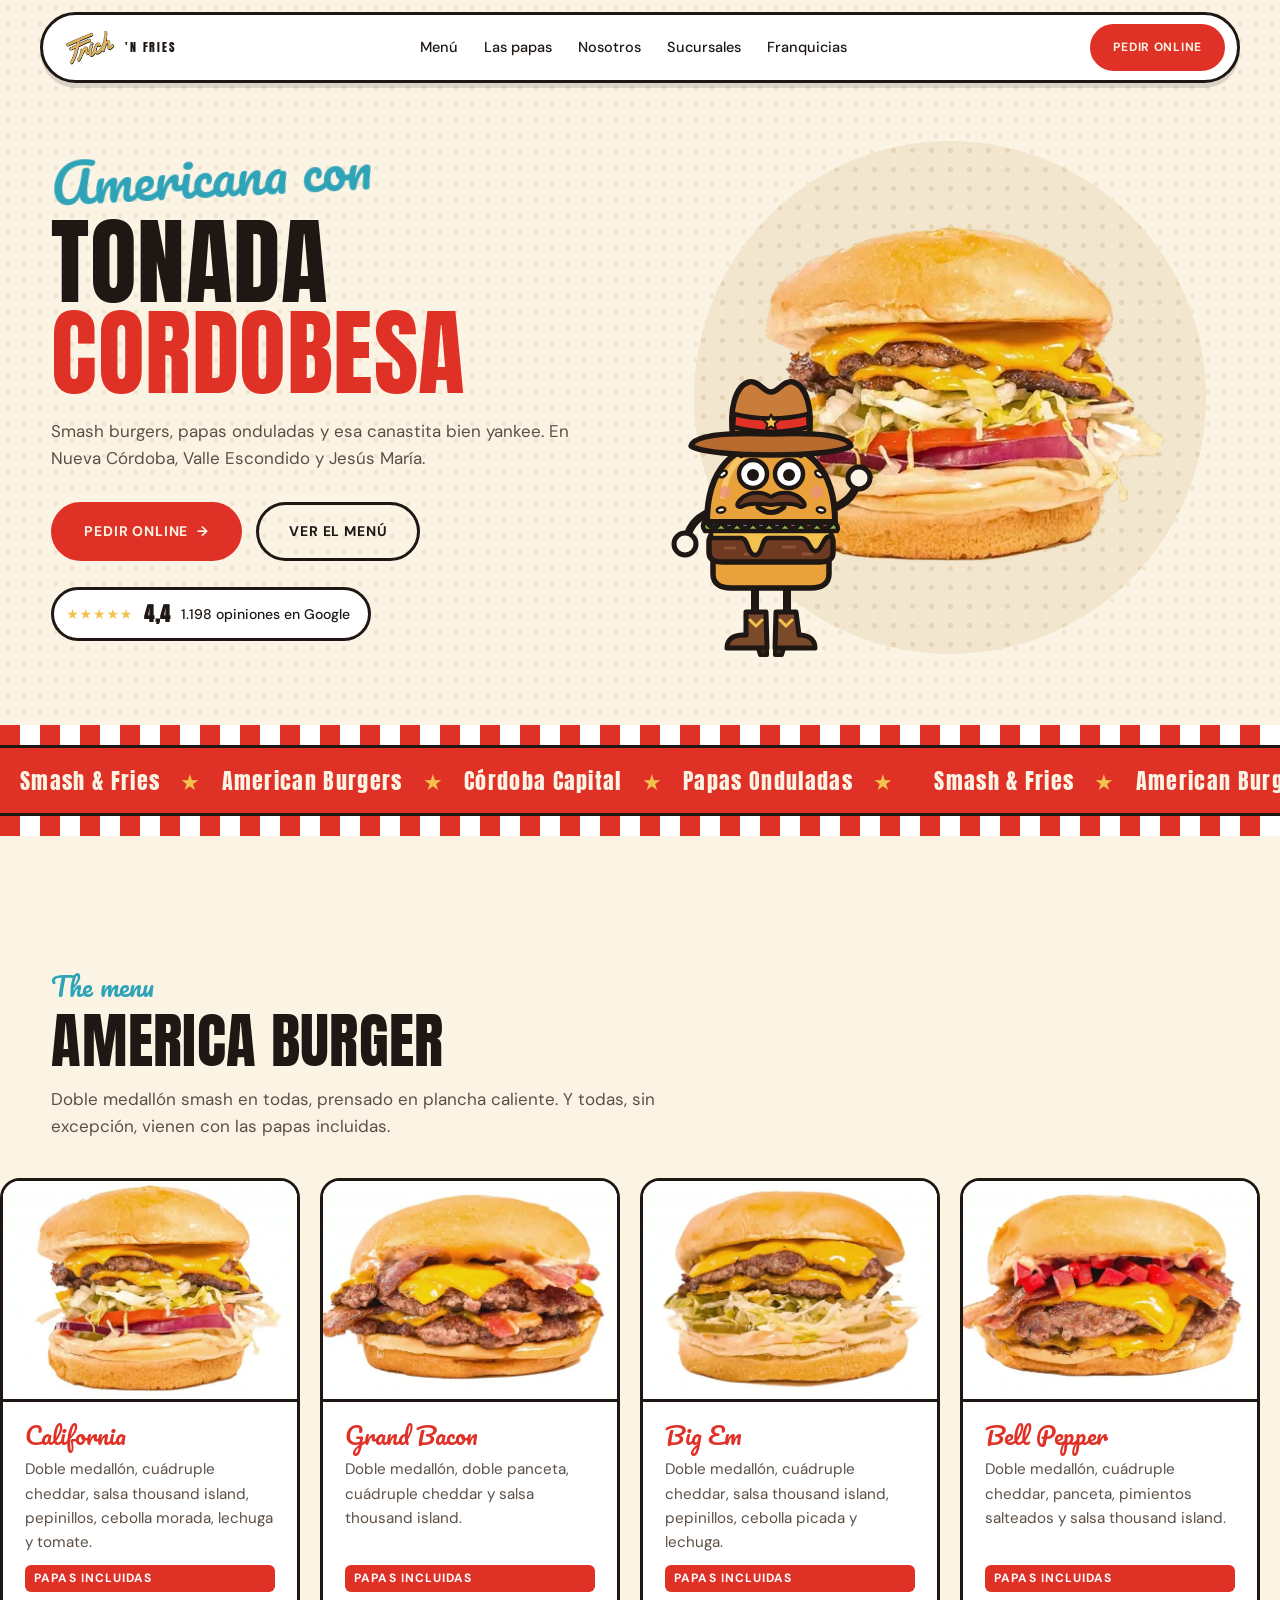
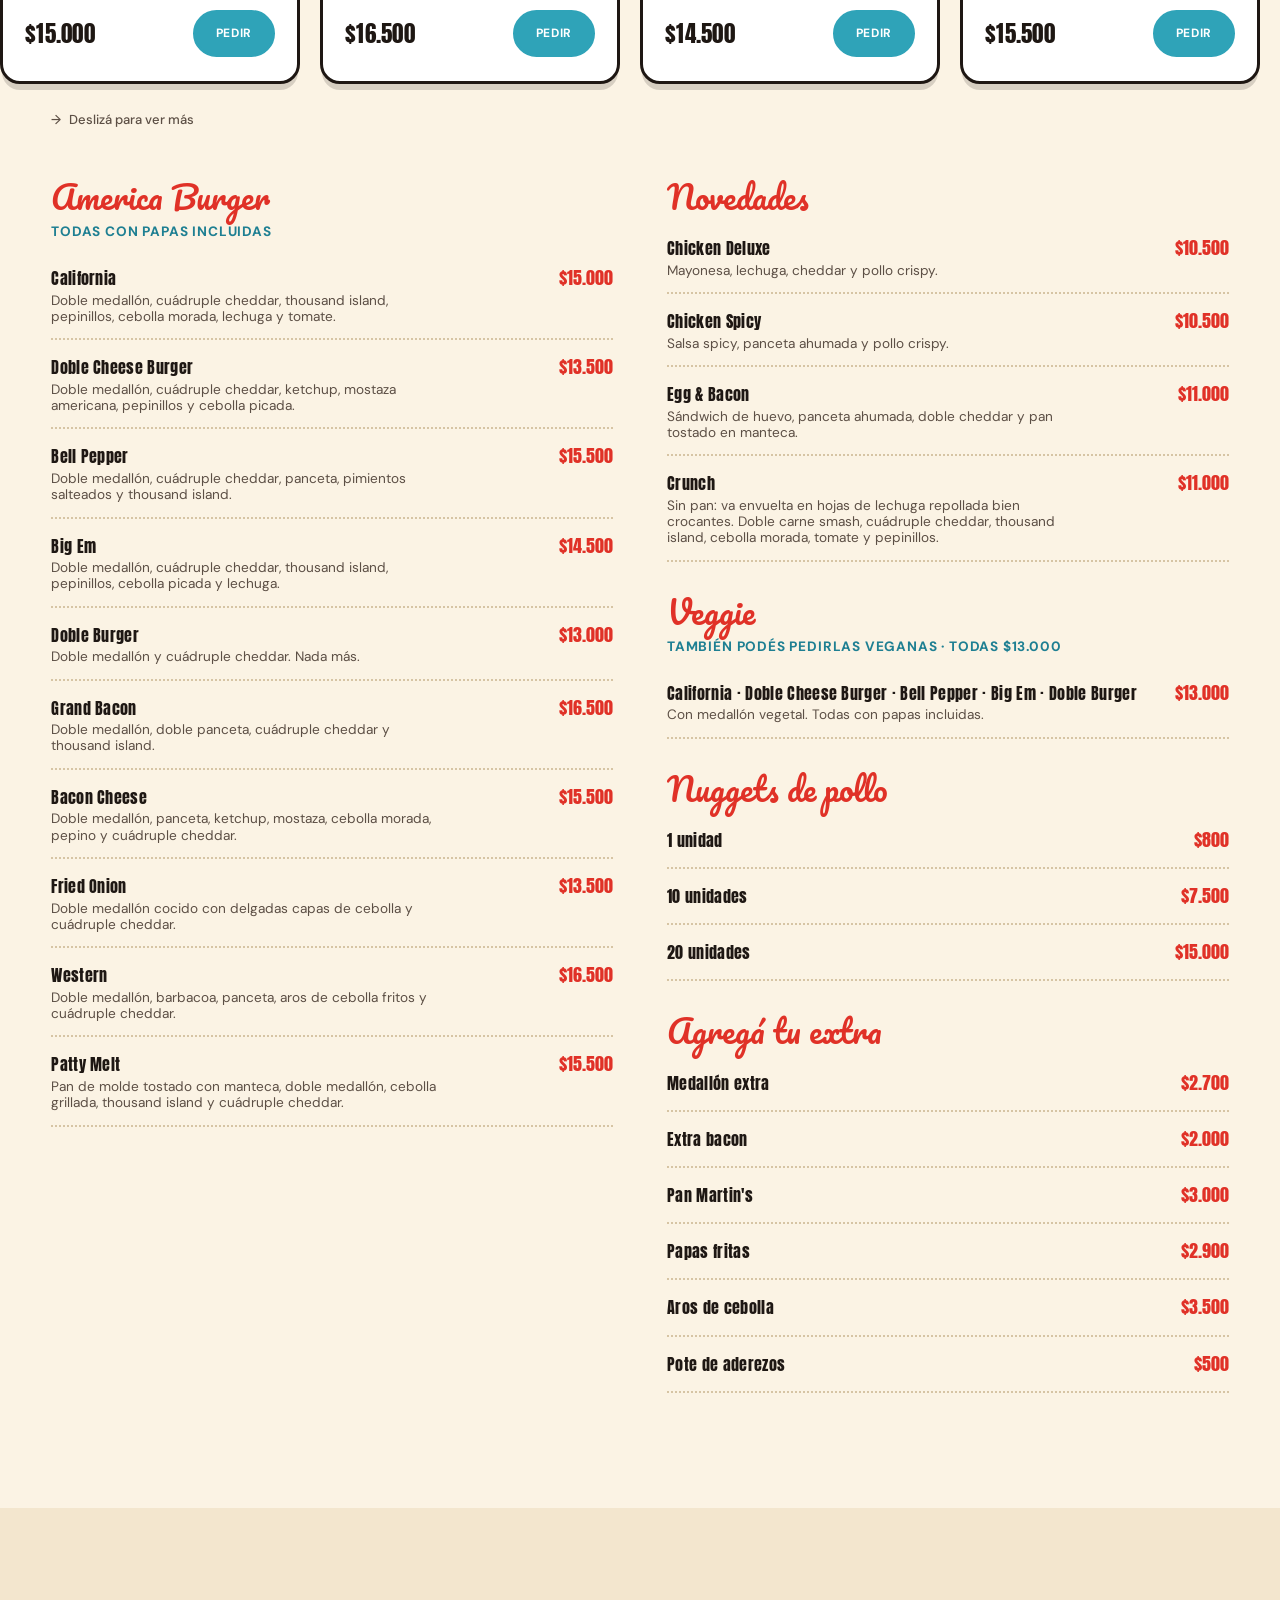
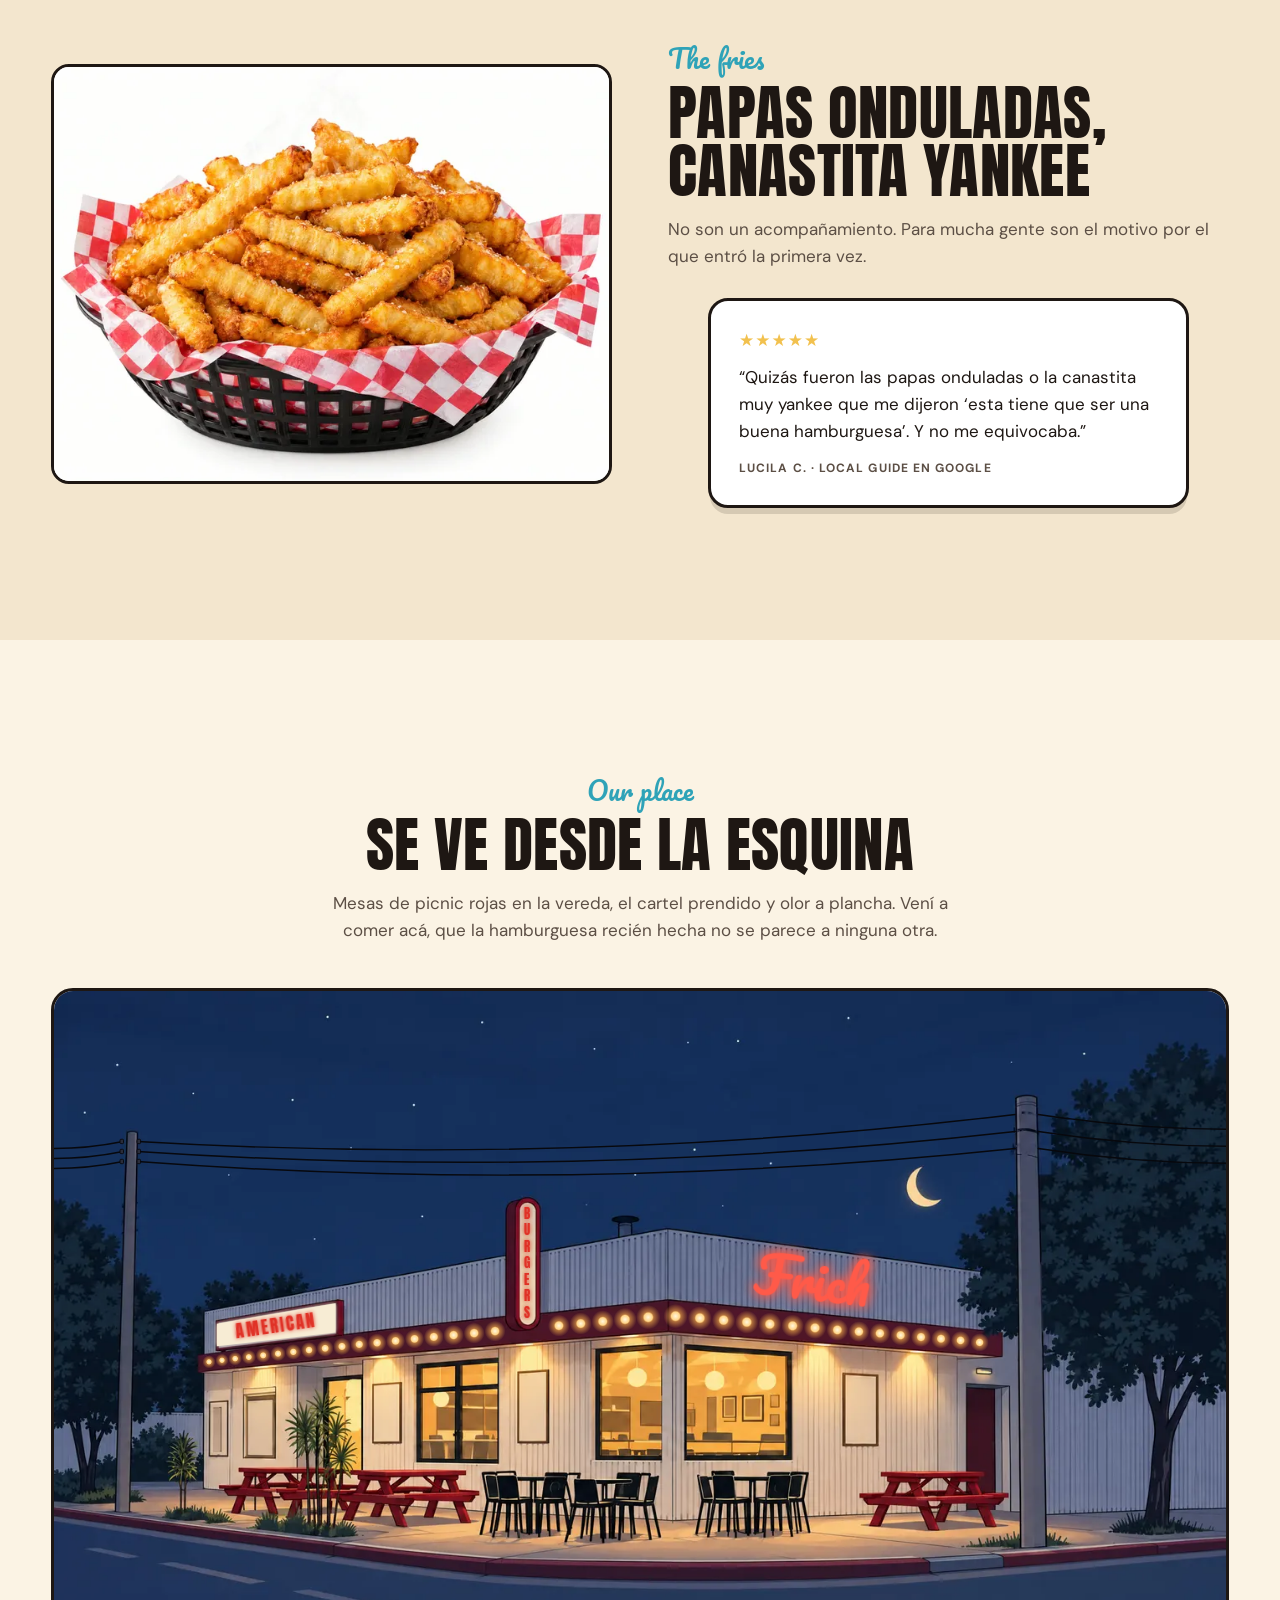
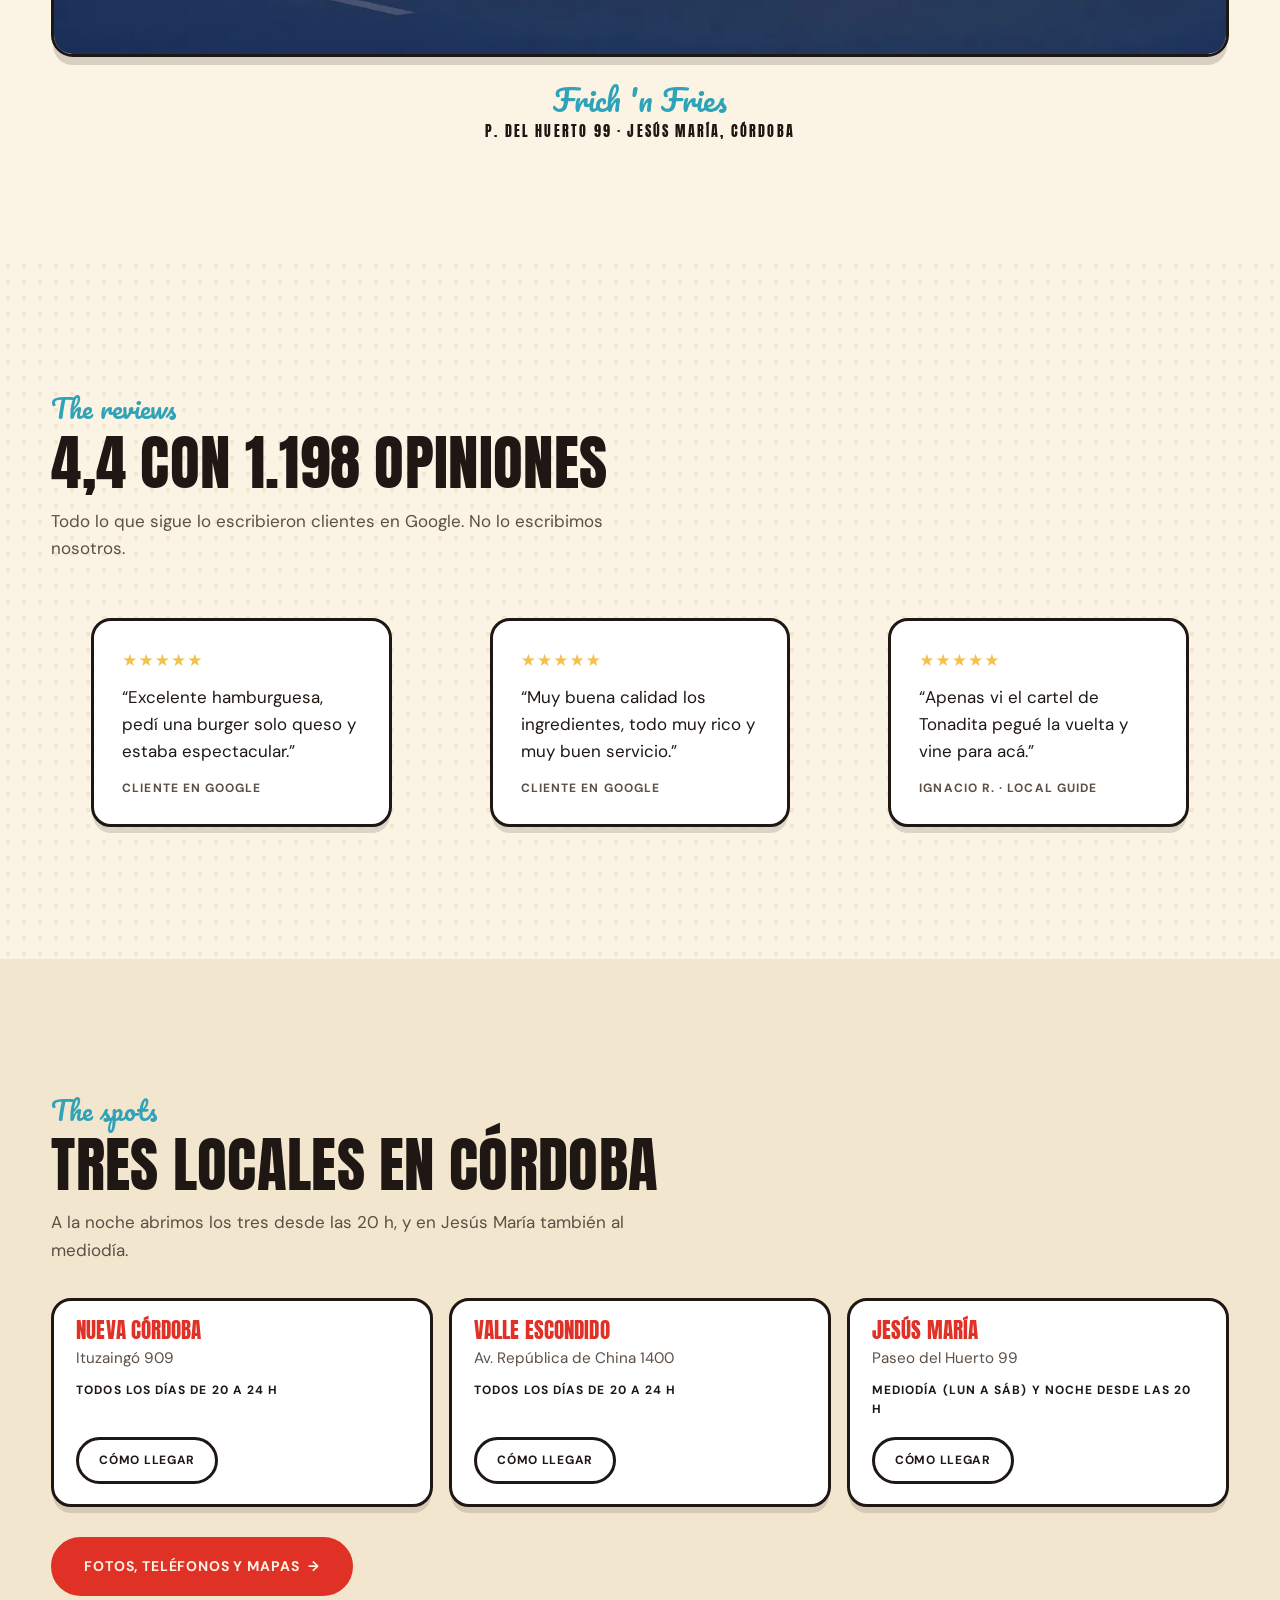
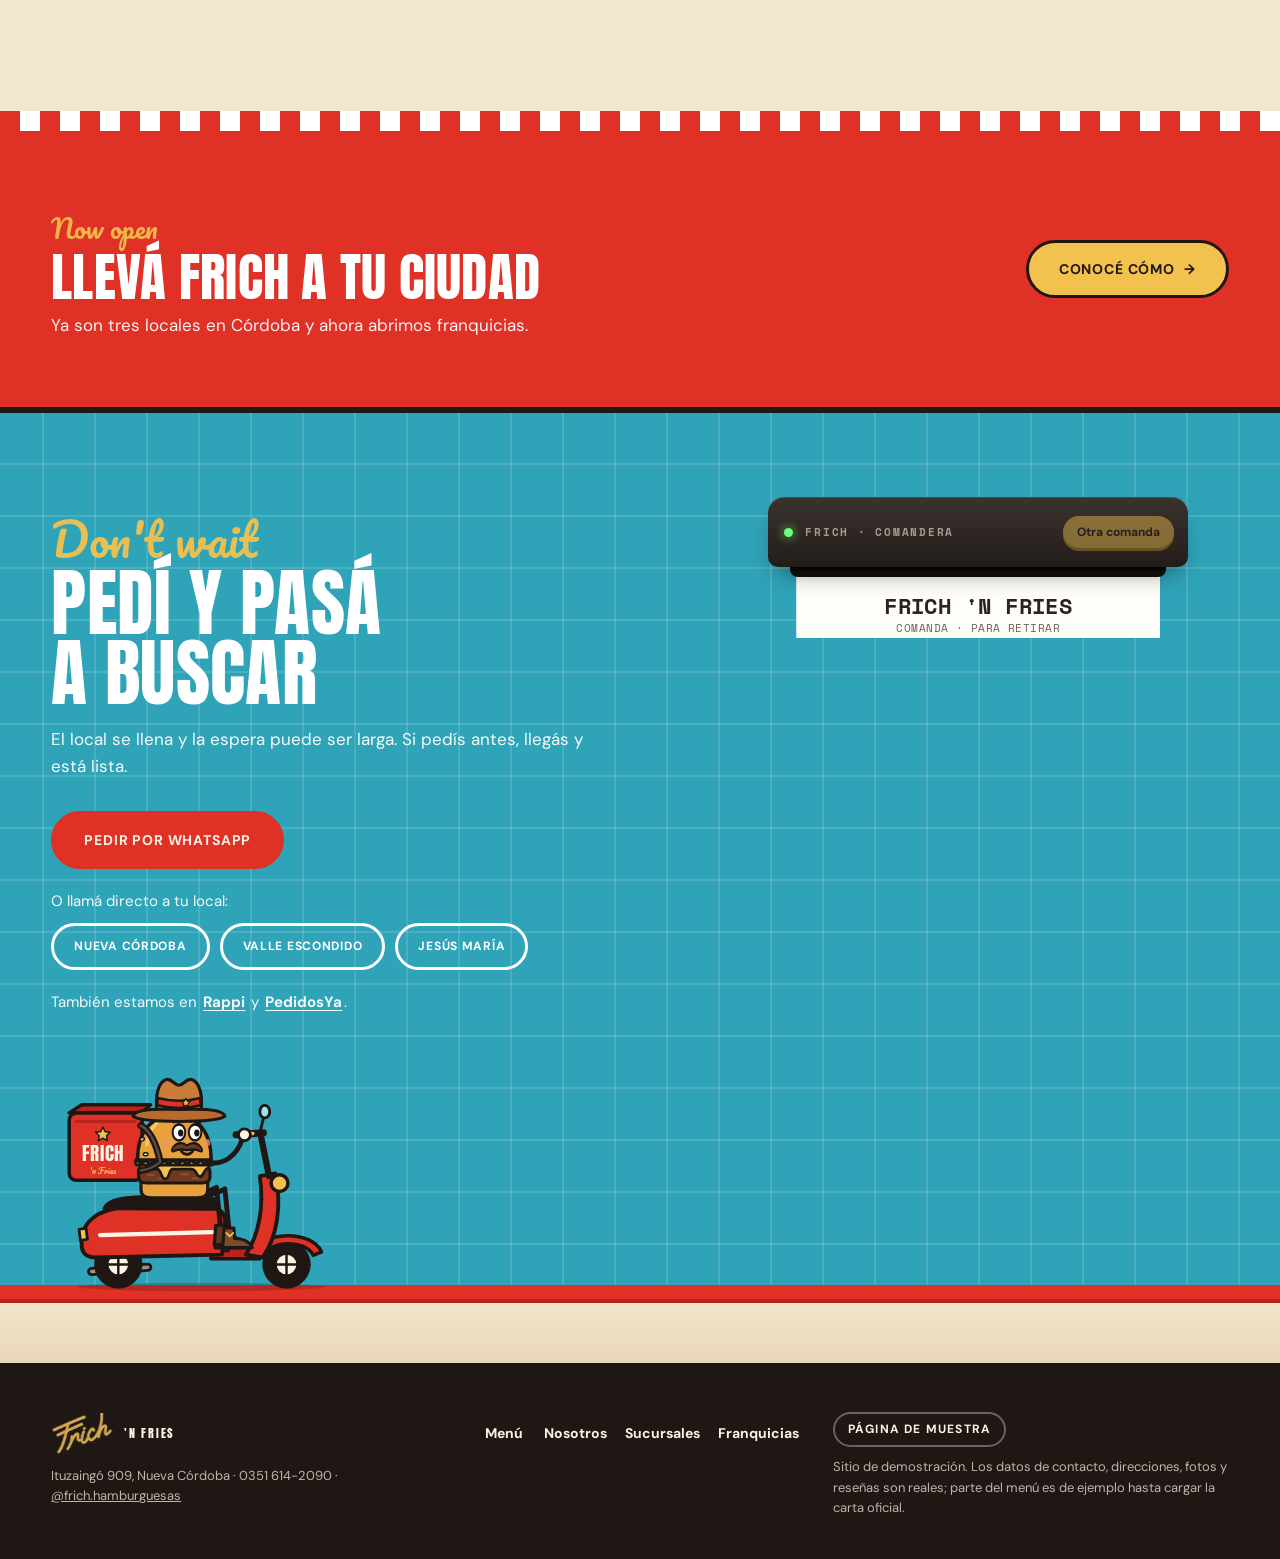
<file: index.html>
<!doctype html>
<html lang="es">
<head>
<meta charset="utf-8">
<meta name="viewport" content="width=device-width, initial-scale=1">
<title>Frich 'n Fries · Hamburguesas americanas en Córdoba</title>
<meta name="description" content="Smash burgers, papas onduladas y canastita bien yankee. Nueva Córdoba, Valle Escondido y Jesús María. 4,4 estrellas con 1.198 opiniones en Google.">
<meta name="theme-color" content="#E03127">
<!-- version de muestra: que Google no la indexe hasta que Frich la apruebe (borrar esta linea al publicarla oficialmente) -->
<meta name="robots" content="noindex, nofollow">
<link rel="icon" href="data:image/svg+xml,%3Csvg xmlns='http://www.w3.org/2000/svg' viewBox='0 0 32 32'%3E%3Ccircle cx='16' cy='16' r='15' fill='%23E03127'/%3E%3Cpath d='M7 18h18M7 18a9 6 0 0 1 18 0M9 22h14' stroke='%23FBF3E4' stroke-width='2.4' fill='none' stroke-linecap='round'/%3E%3C/svg%3E">
<link rel="preload" as="image" href="assets/hero-600.webp" imagesrcset="assets/hero-600.webp 600w, assets/hero-960.webp 960w" imagesizes="(min-width:980px) 480px, 80vw" fetchpriority="high">
<link rel="preconnect" href="https://fonts.googleapis.com">
<link rel="preconnect" href="https://fonts.gstatic.com" crossorigin>
<link rel="stylesheet" href="https://fonts.googleapis.com/css2?family=Anton&family=Pacifico&family=DM+Sans:wght@400;500;700&family=Space+Mono:wght@400;700&display=swap">
<link rel="stylesheet" href="assets/sitio.css?v=20261013">
</head>
<body>
<a class="skip" href="#main">Saltar al contenido</a>

<header class="nav">
  <div class="navin">
    <a class="logo" href="#top">
      <b><img class="logoimg" src="assets/logo-200.webp" width="200" height="131" alt="Frich 'n Fries"><i>'N FRIES</i></b>
    </a>
    <nav class="navlinks" aria-label="Secciones">
      <a href="#menu">Menú</a>
      <a href="#papas">Las papas</a>
      <a href="nosotros.html">Nosotros</a>
      <a href="sucursales.html">Sucursales</a>
      <a href="franquicias.html">Franquicias</a>
    </nav>
    <button class="navtoggle" type="button" aria-expanded="false" aria-controls="navmob" aria-label="Abrir el menú de secciones">
      <span></span><span></span><span></span>
    </button>
    <a class="btn sm" href="#pedir">Pedir<span class="largo">online</span></a>
  </div>
  <nav class="navmob" id="navmob" aria-label="Secciones" hidden>
    <a href="#menu">Menú</a>
    <a href="#papas">Las papas</a>
    <a href="nosotros.html">Nosotros</a>
    <a href="sucursales.html">Sucursales</a>
    <a href="franquicias.html">Franquicias</a>
  </nav>
</header>

<main id="main">

<!-- ================= HERO ================= -->
<section class="hero dots" id="top">
  <div class="wrap heroin">
    <div>
      <p class="script hin">Americana con</p>
      <h1 class="hin d1">Tonada <em>cordobesa</em></h1>
      <p class="lede hin d2">Smash burgers, papas onduladas y esa canastita bien yankee.
        En Nueva Córdoba, Valle Escondido y Jesús María.</p>
      <div class="cta hin d3">
        <a class="btn" href="#pedir">Pedir online <span class="ar">&rarr;</span></a>
        <a class="btn ghost" href="#menu">Ver el menú</a>
      </div>
      <div class="stars hin d3">
        <span class="s" aria-hidden="true">&#9733;&#9733;&#9733;&#9733;&#9733;</span>
        <b>4,4</b>
        <span>1.198 opiniones en Google</span>
      </div>
    </div>
    <div class="heroart hin d2">
      <div class="disc" aria-hidden="true"></div>
      <div class="ph round has">
        <img src="assets/hero-600.webp" srcset="assets/hero-600.webp 600w, assets/hero-960.webp 960w" sizes="(min-width:980px) 480px, 80vw"
          width="1200" height="900" alt="Hamburguesa doble con cheddar, lechuga, tomate y cebolla morada" fetchpriority="high">
      </div>
      <div class="paponwrap" id="paponHero" data-bubble="left" role="button" tabindex="0" aria-label="Tony, la mascota. Tocalo y te cuenta algo de esta sección.">
        <div class="bubble" aria-hidden="true"></div>
      </div>
    </div>
  </div>
</section>

<div class="checker" aria-hidden="true"></div>
<div class="band" aria-hidden="true">
  <div class="mq">
    <span>Smash &amp; Fries <i>&#9733;</i> American Burgers <i>&#9733;</i> Córdoba Capital <i>&#9733;</i> Papas Onduladas <i>&#9733;</i></span>
    <span>Smash &amp; Fries <i>&#9733;</i> American Burgers <i>&#9733;</i> Córdoba Capital <i>&#9733;</i> Papas Onduladas <i>&#9733;</i></span>
  </div>
</div>
<div class="checker" aria-hidden="true"></div>

<!-- ================= MENU ================= -->
<section class="blk" id="menu">
  <div class="wrap">
    <div class="head rv">
      <p class="kick">The menu</p>
      <h2>America Burger</h2>
      <p>Doble medallón smash en todas, prensado en plancha caliente. Y todas, sin excepción,
        vienen con las papas incluidas.</p>
    </div>
  </div>
  <div class="wrap">
    <div class="rail" id="rail">
      <article class="card rv" data-say="La California: la completa, con todo.">
        <div class="ph has"><img src="assets/california-600.webp" srcset="assets/california-600.webp 600w, assets/california-900.webp 900w" sizes="(max-width:385px) 78vw, 300px" width="900" height="704" alt="Hamburguesa California" loading="lazy" decoding="async"></div>
        <div class="cbody">
          <h3>California</h3>
          <p class="desc">Doble medallón, cuádruple cheddar, salsa thousand island, pepinillos,
            cebolla morada, lechuga y tomate.</p>
          <span class="incl">Papas incluidas</span>
          <div class="foot"><span class="price">$15.000</span><a class="btn sm teal" href="https://wa.me/5493516142090?text=Hola%20Frich%2C%20quiero%20pedir%20una%20California." target="_blank" rel="noopener" aria-label="Pedir la California por WhatsApp">Pedir</a></div>
        </div>
      </article>
      <article class="card rv d1" data-say="Doble panceta. Sin culpa, ¿viste?">
        <div class="ph has"><img src="assets/grand-bacon-600.webp" srcset="assets/grand-bacon-600.webp 600w, assets/grand-bacon-900.webp 900w" sizes="(max-width:385px) 78vw, 300px" width="900" height="704" alt="Hamburguesa Grand Bacon" loading="lazy" decoding="async"></div>
        <div class="cbody">
          <h3>Grand Bacon</h3>
          <p class="desc">Doble medallón, doble panceta, cuádruple cheddar y salsa thousand island.</p>
          <span class="incl">Papas incluidas</span>
          <div class="foot"><span class="price">$16.500</span><a class="btn sm teal" href="https://wa.me/5493516142090?text=Hola%20Frich%2C%20quiero%20pedir%20una%20Grand%20Bacon." target="_blank" rel="noopener" aria-label="Pedir la Grand Bacon por WhatsApp">Pedir</a></div>
        </div>
      </article>
      <article class="card rv d2" data-say="La Big Em es mi debilidad.">
        <div class="ph has"><img src="assets/big-em-600.webp" srcset="assets/big-em-600.webp 600w, assets/big-em-900.webp 900w" sizes="(max-width:385px) 78vw, 300px" width="900" height="704" alt="Hamburguesa Big Em" loading="lazy" decoding="async"></div>
        <div class="cbody">
          <h3>Big Em</h3>
          <p class="desc">Doble medallón, cuádruple cheddar, salsa thousand island, pepinillos,
            cebolla picada y lechuga.</p>
          <span class="incl">Papas incluidas</span>
          <div class="foot"><span class="price">$14.500</span><a class="btn sm teal" href="https://wa.me/5493516142090?text=Hola%20Frich%2C%20quiero%20pedir%20una%20Big%20Em." target="_blank" rel="noopener" aria-label="Pedir la Big Em por WhatsApp">Pedir</a></div>
        </div>
      </article>
      <article class="card rv d3" data-say="Pimientos salteados. Otra cosa.">
        <div class="ph has"><img src="assets/bell-pepper-600.webp" srcset="assets/bell-pepper-600.webp 600w, assets/bell-pepper-900.webp 900w" sizes="(max-width:385px) 78vw, 300px" width="900" height="704" alt="Hamburguesa Bell Pepper" loading="lazy" decoding="async"></div>
        <div class="cbody">
          <h3>Bell Pepper</h3>
          <p class="desc">Doble medallón, cuádruple cheddar, panceta, pimientos salteados
            y salsa thousand island.</p>
          <span class="incl">Papas incluidas</span>
          <div class="foot"><span class="price">$15.500</span><a class="btn sm teal" href="https://wa.me/5493516142090?text=Hola%20Frich%2C%20quiero%20pedir%20una%20Bell%20Pepper." target="_blank" rel="noopener" aria-label="Pedir la Bell Pepper por WhatsApp">Pedir</a></div>
        </div>
      </article>
    </div>
    <p class="railhint rv">
      <span aria-hidden="true">&#8594;</span> Deslizá para ver más
    </p>

    <div class="carta">
      <div class="cgroup rv">
        <h3>America Burger</h3>
        <p class="note">Todas con papas incluidas</p>
        <div class="citem"><span class="n">California<span class="ing">Doble medallón, cuádruple cheddar, thousand island, pepinillos, cebolla morada, lechuga y tomate.</span></span><span class="p">$15.000</span></div>
        <div class="citem"><span class="n">Doble Cheese Burger<span class="ing">Doble medallón, cuádruple cheddar, ketchup, mostaza americana, pepinillos y cebolla picada.</span></span><span class="p">$13.500</span></div>
        <div class="citem"><span class="n">Bell Pepper<span class="ing">Doble medallón, cuádruple cheddar, panceta, pimientos salteados y thousand island.</span></span><span class="p">$15.500</span></div>
        <div class="citem"><span class="n">Big Em<span class="ing">Doble medallón, cuádruple cheddar, thousand island, pepinillos, cebolla picada y lechuga.</span></span><span class="p">$14.500</span></div>
        <div class="citem" data-say="Carne y queso. Nada más, nada menos."><span class="n">Doble Burger<span class="ing">Doble medallón y cuádruple cheddar. Nada más.</span></span><span class="p">$13.000</span></div>
        <div class="citem"><span class="n">Grand Bacon<span class="ing">Doble medallón, doble panceta, cuádruple cheddar y thousand island.</span></span><span class="p">$16.500</span></div>
        <div class="citem"><span class="n">Bacon Cheese<span class="ing">Doble medallón, panceta, ketchup, mostaza, cebolla morada, pepino y cuádruple cheddar.</span></span><span class="p">$15.500</span></div>
        <div class="citem" data-say="Cebolla finita en la plancha. Olor a gloria."><span class="n">Fried Onion<span class="ing">Doble medallón cocido con delgadas capas de cebolla y cuádruple cheddar.</span></span><span class="p">$13.500</span></div>
        <div class="citem" data-say="Barbacoa y aros de cebolla. Cowboy total."><span class="n">Western<span class="ing">Doble medallón, barbacoa, panceta, aros de cebolla fritos y cuádruple cheddar.</span></span><span class="p">$16.500</span></div>
        <div class="citem" data-say="Pan de molde con manteca. Clásico yankee."><span class="n">Patty Melt<span class="ing">Pan de molde tostado con manteca, doble medallón, cebolla grillada, thousand island y cuádruple cheddar.</span></span><span class="p">$15.500</span></div>
      </div>

      <div>
        <div class="cgroup rv d1">
          <h3>Novedades</h3>
          <div class="citem"><span class="n">Chicken Deluxe<span class="ing">Mayonesa, lechuga, cheddar y pollo crispy.</span></span><span class="p">$10.500</span></div>
          <div class="citem"><span class="n">Chicken Spicy<span class="ing">Salsa spicy, panceta ahumada y pollo crispy.</span></span><span class="p">$10.500</span></div>
          <div class="citem" data-say="Desayuno americano, pero a la noche."><span class="n">Egg &amp; Bacon<span class="ing">Sándwich de huevo, panceta ahumada, doble cheddar y pan tostado en manteca.</span></span><span class="p">$11.000</span></div>
          <div class="citem" data-say="Sin pan, envuelta en lechuga. Re fit."><span class="n">Crunch<span class="ing">Sin pan: va envuelta en hojas de lechuga repollada bien crocantes. Doble carne smash, cuádruple cheddar, thousand island, cebolla morada, tomate y pepinillos.</span></span><span class="p">$11.000</span></div>
        </div>

        <div class="cgroup rv d2" style="margin-top:34px">
          <h3>Veggie</h3>
          <p class="note">También podés pedirlas veganas · Todas $13.000</p>
          <div class="citem" data-say="Todas se pueden pedir veganas, eh."><span class="n">California &middot; Doble Cheese Burger &middot; Bell Pepper &middot; Big Em &middot; Doble Burger<span class="ing">Con medallón vegetal. Todas con papas incluidas.</span></span><span class="p">$13.000</span></div>
        </div>

        <div class="cgroup rv d2" style="margin-top:34px">
          <h3>Nuggets de pollo</h3>
          <div class="citem"><span class="n">1 unidad</span><span class="p">$800</span></div>
          <div class="citem"><span class="n">10 unidades</span><span class="p">$7.500</span></div>
          <div class="citem" data-say="¿Veinte? Invitá a alguien, eh."><span class="n">20 unidades</span><span class="p">$15.000</span></div>
        </div>

        <div class="cgroup rv d3" style="margin-top:34px">
          <h3>Agregá tu extra</h3>
          <div class="citem" data-say="¿Triple carne? Sos de los míos."><span class="n">Medallón extra</span><span class="p">$2.700</span></div>
          <div class="citem"><span class="n">Extra bacon</span><span class="p">$2.000</span></div>
          <div class="citem"><span class="n">Pan Martin's</span><span class="p">$3.000</span></div>
          <div class="citem" data-say="¿Más papas? Ahora nos entendemos."><span class="n">Papas fritas</span><span class="p">$2.900</span></div>
          <div class="citem"><span class="n">Aros de cebolla</span><span class="p">$3.500</span></div>
          <div class="citem"><span class="n">Pote de aderezos</span><span class="p">$500</span></div>
        </div>
      </div>
    </div>
  </div>
</section>

<!-- ================= PAPAS ================= -->
<section class="blk" id="papas" style="background:var(--cream-deep)">
  <div class="wrap split">
    <div class="papasart">
      <div class="ph rv has"><img src="assets/papas-700.webp" srcset="assets/papas-700.webp 700w, assets/papas-1120.webp 1120w" sizes="(min-width:1250px) 572px, (min-width:900px) 46vw, 92vw" width="1400" height="1046" alt="Canastita de papas onduladas con papel a cuadros rojo y blanco" loading="lazy" decoding="async"></div>
      <div class="paponwrap peekp" id="paponPeek" data-bubble="right" aria-hidden="true"><div class="bubble"></div></div>
    </div>
    <div>
      <div class="head rv d1">
        <p class="kick">The fries</p>
        <h2>Papas onduladas, canastita yankee</h2>
        <p>No son un acompañamiento. Para mucha gente son el motivo por el que entró la primera vez.</p>
      </div>
      <blockquote class="quote rv d2" style="margin-top:28px">
        <div class="s" aria-hidden="true">&#9733;&#9733;&#9733;&#9733;&#9733;</div>
        <p>&ldquo;Quizás fueron las papas onduladas o la canastita muy yankee que me dijeron
          &lsquo;esta tiene que ser una buena hamburguesa&rsquo;. Y no me equivocaba.&rdquo;</p>
        <footer>Lucila C. · Local Guide en Google</footer>
      </blockquote>
    </div>
  </div>
</section>

<!-- ================= EL LOCAL ================= -->
<section class="blk" id="historia">
  <div class="wrap">
    <div class="head rv" style="text-align:center;margin-inline:auto">
      <p class="kick">Our place</p>
      <h2>Se ve desde la esquina</h2>
      <p style="margin-inline:auto">Mesas de picnic rojas en la vereda, el cartel prendido y olor a
        plancha. Vení a comer acá, que la hamburguesa recién hecha no se parece a ninguna otra.</p>
    </div>

    <div class="storefront rv d1">
      <img src="assets/local-1400.webp" srcset="assets/local-800.webp 800w, assets/local-1400.webp 1400w, assets/local-2200.webp 2200w" sizes="(min-width:1310px) 1200px, 92vw" width="2688" height="1520" loading="lazy" decoding="async" alt="Ilustración del local de Frich 'n Fries en la esquina, con mesas de picnic rojas en la vereda">
      <svg class="neonlayer" viewBox="0 0 2688 1520" preserveAspectRatio="xMidYMid slice" aria-hidden="true">
        <defs>
          <filter id="glowRed" x="-60%" y="-60%" width="220%" height="220%">
            <feGaussianBlur stdDeviation="14" result="b"/>
            <feMerge><feMergeNode in="b"/><feMergeNode in="b"/><feMergeNode in="SourceGraphic"/></feMerge>
          </filter>
          <filter id="glowSoft" x="-30%" y="-30%" width="160%" height="160%">
            <feGaussianBlur stdDeviation="5" result="b"/>
            <feMerge><feMergeNode in="b"/><feMergeNode in="SourceGraphic"/></feMerge>
          </filter>
          <filter id="glowStar" x="-400%" y="-400%" width="900%" height="900%">
            <feGaussianBlur stdDeviation="5" result="b"/>
            <feMerge><feMergeNode in="b"/><feMergeNode in="b"/><feMergeNode in="SourceGraphic"/></feMerge>
          </filter>
          <linearGradient id="gradFugaz" x1="0" y1="0" x2="1" y2="0">
            <stop offset="0" stop-color="#fff" stop-opacity="0"/>
            <stop offset=".75" stop-color="#DDE8FF" stop-opacity=".55"/>
            <stop offset="1" stop-color="#fff" stop-opacity="1"/>
          </linearGradient>
          <radialGradient id="gBulb">
            <stop offset="0" stop-color="#FFF7DC"/><stop offset=".34" stop-color="#FFD489"/>
            <stop offset=".46" stop-color="#FFB64A" stop-opacity=".55"/><stop offset="1" stop-color="#FFB64A" stop-opacity="0"/>
          </radialGradient>
          <radialGradient id="gStar">
            <stop offset="0" stop-color="#fff"/><stop offset=".28" stop-color="#fff" stop-opacity=".85"/><stop offset="1" stop-color="#DDE8FF" stop-opacity="0"/>
          </radialGradient>
          <filter id="glowWarm" x="-300%" y="-300%" width="700%" height="700%">
            <feGaussianBlur stdDeviation="7" result="b"/>
            <feMerge><feMergeNode in="b"/><feMergeNode in="b"/><feMergeNode in="SourceGraphic"/></feMerge>
          </filter>
        </defs>

        <!-- cielo: algunas estrellas titilan y cada tanto cruza una estrella fugaz -->
        <g class="sky">
          <circle class="tw" cx="627" cy="59" r="12" style="animation-delay:0.00s;animation-duration:3.8s"/>
          <circle class="tw" cx="1822" cy="61" r="12" style="animation-delay:-0.83s;animation-duration:4.7s"/>
          <circle class="tw" cx="982" cy="71" r="12" style="animation-delay:-1.66s;animation-duration:5.6s"/>
          <circle class="tw" cx="1568" cy="114" r="12" style="animation-delay:-2.49s;animation-duration:3.8s"/>
          <circle class="tw" cx="145" cy="169" r="12" style="animation-delay:-3.32s;animation-duration:4.7s"/>
          <circle class="tw" cx="825" cy="261" r="12" style="animation-delay:-4.15s;animation-duration:5.6s"/>
          <circle class="tw" cx="1469" cy="363" r="12" style="animation-delay:-4.98s;animation-duration:3.8s"/>
          <circle class="tw" cx="1644" cy="395" r="12" style="animation-delay:-5.81s;animation-duration:4.7s"/>
          <g class="fugaz" id="fugaz">
            <polygon points="0,-2.6 0,2.6 -380,0" fill="url(#gradFugaz)"/>
            <circle r="4.2" fill="#fff" filter="url(#glowStar)"/>
          </g>
        </g>

        <!-- cables: de poste a poste, sin cortes; en el derecho se enganchan en sus abrazaderas -->
        <g class="wires">
          <path class="wire" d="M192,345 Q1198.5,404 2205,283"/>
          <path class="wire" d="M159,345 Q70,363 -20,361"/>
          <path class="wire" d="M2258,283 Q2485,318 2712,317"/>
          <path class="wire" d="M192,368 Q1198.5,435 2205,322"/>
          <path class="wire" d="M159,368 Q70,386 -20,384"/>
          <path class="wire" d="M2258,322 Q2485,357 2712,356"/>
          <path class="wire" d="M192,391 Q1198.5,466 2205,361"/>
          <path class="wire" d="M159,391 Q70,409 -20,407"/>
          <path class="wire" d="M2258,361 Q2485,396 2712,395"/>
          <rect class="ins" x="191" y="340" width="8" height="10" rx="2"/>
          <rect class="ins" x="152" y="340" width="8" height="10" rx="2"/>
          <rect class="ins" x="191" y="363" width="8" height="10" rx="2"/>
          <rect class="ins" x="152" y="363" width="8" height="10" rx="2"/>
          <rect class="ins" x="191" y="386" width="8" height="10" rx="2"/>
          <rect class="ins" x="152" y="386" width="8" height="10" rx="2"/>
        </g>

        <!-- cartel izquierdo: de noche se prende (panel medido x 372-648, inclinado -8,3 grados) -->
        <polygon class="lit" points="374,763 646,716 646,783 374,815"/>
        <g transform="translate(510,769.5) rotate(-8.3)">
          <text class="board" x="0" y="14">AMERICAN</text>
        </g>

        <!-- cartel vertical de la esquina -->
        <text class="vert" x="1085.5" y="522">B</text>
        <text class="vert" x="1085.5" y="560">U</text>
        <text class="vert" x="1085.5" y="598">R</text>
        <text class="vert" x="1085.5" y="636">G</text>
        <text class="vert" x="1085.5" y="674">E</text>
        <text class="vert" x="1085.5" y="712">R</text>
        <text class="vert" x="1085.5" y="750">S</text>

        <!-- neon sobre la pared blanca del lateral, paralelo a la cornisa (6,6 grados) -->
        <g transform="translate(1735,710) rotate(6.6)">
          <text class="nscript" x="0" y="0">Frich</text>
        </g>

        <!-- bombitas: cada una en el centro medido de la franja; tamano y paso siguen la perspectiva -->
        <circle class="bulb" cx="356.0" cy="850.5" r="15.0" style="animation-delay:0.00s"/>
        <circle class="bulb" cx="385.8" cy="846.8" r="15.0" style="animation-delay:0.07s"/>
        <circle class="bulb" cx="416.0" cy="843.1" r="15.8" style="animation-delay:0.14s"/>
        <circle class="bulb" cx="447.3" cy="839.5" r="16.5" style="animation-delay:0.21s"/>
        <circle class="bulb" cx="480.2" cy="835.6" r="17.0" style="animation-delay:0.28s"/>
        <circle class="bulb" cx="514.3" cy="831.7" r="17.5" style="animation-delay:0.35s"/>
        <circle class="bulb" cx="549.4" cy="827.6" r="18.0" style="animation-delay:0.42s"/>
        <circle class="bulb" cx="585.4" cy="823.4" r="18.5" style="animation-delay:0.49s"/>
        <circle class="bulb" cx="622.4" cy="819.4" r="19.3" style="animation-delay:0.56s"/>
        <circle class="bulb" cx="660.9" cy="815.1" r="20.0" style="animation-delay:0.63s"/>
        <circle class="bulb" cx="700.6" cy="810.4" r="20.5" style="animation-delay:0.70s"/>
        <circle class="bulb" cx="741.5" cy="806.7" r="21.3" style="animation-delay:0.77s"/>
        <circle class="bulb" cx="783.9" cy="802.4" r="21.8" style="animation-delay:0.84s"/>
        <circle class="bulb" cx="827.4" cy="797.8" r="22.0" style="animation-delay:0.91s"/>
        <circle class="bulb" cx="871.6" cy="793.3" r="22.8" style="animation-delay:0.98s"/>
        <circle class="bulb" cx="917.0" cy="789.1" r="23.5" style="animation-delay:1.05s"/>
        <circle class="bulb" cx="964.1" cy="784.6" r="24.0" style="animation-delay:1.12s"/>
        <circle class="bulb" cx="1012.1" cy="780.0" r="24.0" style="animation-delay:1.19s"/>
        <circle class="bulb" cx="1158.5" cy="767.5" r="25.0" style="animation-delay:1.26s"/>
        <circle class="bulb" cx="1208.6" cy="762.6" r="25.3" style="animation-delay:1.33s"/>
        <circle class="bulb" cx="1259.0" cy="757.8" r="25.5" style="animation-delay:1.40s"/>
        <circle class="bulb" cx="1310.2" cy="753.1" r="26.5" style="animation-delay:1.47s"/>
        <circle class="bulb" cx="1363.4" cy="748.2" r="27.8" style="animation-delay:1.54s"/>
        <circle class="bulb" cx="1426.0" cy="745.7" r="27.8" style="animation-delay:1.61s"/>
        <circle class="bulb" cx="1481.7" cy="750.2" r="27.3" style="animation-delay:1.68s"/>
        <circle class="bulb" cx="1536.2" cy="754.9" r="26.5" style="animation-delay:1.75s"/>
        <circle class="bulb" cx="1589.4" cy="759.4" r="26.5" style="animation-delay:1.82s"/>
        <circle class="bulb" cx="1642.2" cy="763.9" r="26.3" style="animation-delay:1.89s"/>
        <circle class="bulb" cx="1694.5" cy="767.9" r="25.8" style="animation-delay:1.96s"/>
        <circle class="bulb" cx="1745.9" cy="772.6" r="25.5" style="animation-delay:2.03s"/>
        <circle class="bulb" cx="1797.1" cy="777.3" r="24.8" style="animation-delay:2.10s"/>
        <circle class="bulb" cx="1846.5" cy="781.1" r="24.0" style="animation-delay:2.17s"/>
        <circle class="bulb" cx="1894.7" cy="785.1" r="23.8" style="animation-delay:2.24s"/>
        <circle class="bulb" cx="1942.2" cy="789.4" r="23.3" style="animation-delay:2.31s"/>
        <circle class="bulb" cx="1988.9" cy="793.6" r="23.0" style="animation-delay:2.38s"/>
        <circle class="bulb" cx="2034.8" cy="797.5" r="22.5" style="animation-delay:2.45s"/>
        <circle class="bulb" cx="2079.6" cy="801.3" r="21.8" style="animation-delay:2.52s"/>
        <circle class="bulb" cx="2123.3" cy="805.9" r="21.0" style="animation-delay:2.59s"/>
      </svg>
      <div class="paponwrap localp" id="paponLocal" data-bubble="right" aria-hidden="true"><div class="bubble"></div></div>
    </div>

    <p class="sfcap rv d2">
      <span class="s">Frich 'n Fries</span>
      <span class="a">P. DEL HUERTO 99 &middot; JESÚS MARÍA, CÓRDOBA</span>
    </p>
  </div>
</section>

<!-- ================= RESEÑAS ================= -->
<section class="blk dots" id="resenas">
  <div class="wrap">
    <div class="head rv">
      <p class="kick">The reviews</p>
      <h2>4,4 con 1.198 opiniones</h2>
      <p>Todo lo que sigue lo escribieron clientes en Google. No lo escribimos nosotros.</p>
    </div>
    <div class="qgrid">
      <blockquote class="quote rv">
        <div class="s" aria-hidden="true">&#9733;&#9733;&#9733;&#9733;&#9733;</div>
        <p>&ldquo;Excelente hamburguesa, pedí una burger solo queso y estaba espectacular.&rdquo;</p>
        <footer>Cliente en Google</footer>
      </blockquote>
      <blockquote class="quote rv d1">
        <div class="s" aria-hidden="true">&#9733;&#9733;&#9733;&#9733;&#9733;</div>
        <p>&ldquo;Muy buena calidad los ingredientes, todo muy rico y muy buen servicio.&rdquo;</p>
        <footer>Cliente en Google</footer>
      </blockquote>
      <blockquote class="quote rv d2">
        <div class="s" aria-hidden="true">&#9733;&#9733;&#9733;&#9733;&#9733;</div>
        <p>&ldquo;Apenas vi el cartel de Tonadita pegué la vuelta y vine para acá.&rdquo;</p>
        <footer>Ignacio R. · Local Guide</footer>
      </blockquote>
    </div>
  </div>
</section>

<!-- ================= SUCURSALES (resumen) ================= -->
<section class="blk" id="sucursales" style="background:var(--cream-deep)">
  <div class="wrap">
    <div class="head rv">
      <p class="kick">The spots</p>
      <h2>Tres locales en Córdoba</h2>
      <p>A la noche abrimos los tres desde las 20 h, y en Jesús María también al mediodía.</p>
    </div>
    <div class="locmini">
      <article class="lm rv">
        <h3>Nueva Córdoba</h3>
        <p class="addr">Ituzaingó 909</p>
        <p class="hrs">Todos los días de 20 a 24 h</p>
        <a class="btn sm ghost" href="https://www.google.com/maps/dir/?api=1&amp;destination=Frich%20Hamburguesas%20Ituzaing%C3%B3%20909%20C%C3%B3rdoba" target="_blank" rel="noopener" aria-label="Cómo llegar al local de Nueva Córdoba">Cómo llegar</a>
      </article>
      <article class="lm rv d1">
        <h3>Valle Escondido</h3>
        <p class="addr">Av. República de China 1400</p>
        <p class="hrs">Todos los días de 20 a 24 h</p>
        <a class="btn sm ghost" href="https://www.google.com/maps/dir/?api=1&amp;destination=Frich%20Hamburguesas%20Av%20Rep%C3%BAblica%20de%20China%201400%20C%C3%B3rdoba" target="_blank" rel="noopener" aria-label="Cómo llegar al local de Valle Escondido">Cómo llegar</a>
      </article>
      <article class="lm rv d2">
        <h3>Jesús María</h3>
        <p class="addr">Paseo del Huerto 99</p>
        <p class="hrs">Mediodía (lun a sáb) y noche desde las 20 h</p>
        <a class="btn sm ghost" href="https://www.google.com/maps/dir/?api=1&amp;destination=Frich%20Hamburguesas%20Paseo%20del%20Huerto%2099%20Jes%C3%BAs%20Mar%C3%ADa%20C%C3%B3rdoba" target="_blank" rel="noopener" aria-label="Cómo llegar al local de Jesús María">Cómo llegar</a>
      </article>
    </div>
    <p class="mas rv"><a class="btn" href="sucursales.html">Fotos, teléfonos y mapas <span class="ar">&rarr;</span></a></p>
  </div>
</section>

<!-- ================= FRANQUICIAS (aviso) ================= -->
<div class="checker" aria-hidden="true"></div>
<section class="franqmini" id="franquicias">
  <div class="wrap fm">
    <div class="rv">
      <p class="kick">Now open</p>
      <h2>Llevá Frich a tu ciudad</h2>
      <p>Ya son tres locales en Córdoba y ahora abrimos franquicias.</p>
    </div>
    <a class="btn mustard rv d1" href="franquicias.html">Conocé cómo <span class="ar">&rarr;</span></a>
  </div>
</section>

<!-- ================= CTA FINAL ================= -->
<section class="final comanda" id="pedir">
  <div class="wrap inner">
    <div class="pedir-txt">
      <p class="script">Don't wait</p>
      <h2>Pedí y pasá a buscar</h2>
      <p>El local se llena y la espera puede ser larga. Si pedís antes, llegás y está lista.</p>
      <div class="cta">
        <a class="btn" id="waPedido" href="https://wa.me/5493516142090?text=Hola%20Frich%2C%20quiero%20hacer%20un%20pedido." target="_blank" rel="noopener">Pedir por WhatsApp</a>
      </div>
      <p class="apps">O llamá directo a tu local:</p>
      <div class="locs">
        <a class="btn sm ghost" href="tel:+543516142090">Nueva Córdoba</a>
        <a class="btn sm ghost" href="tel:+543512151167">Valle Escondido</a>
        <a class="btn sm ghost" href="tel:+543525555050">Jesús María</a>
      </div>
      <p class="apps">También estamos en <a href="https://www.rappi.com.ar/restaurantes/132532-frich-hamburgueseria" target="_blank" rel="noopener">Rappi</a>
        y <a href="https://www.pedidosya.com.ar/restaurantes/cordoba/frich-burger-menu" target="_blank" rel="noopener">PedidosYa</a>.</p>
    </div>

    <!-- la comandera: imprime la comanda cuando llegás a esta sección -->
    <div class="comandera">
      <div class="cuerpo"><span class="led" aria-hidden="true"></span><span class="marca" aria-hidden="true">FRICH · COMANDERA</span>
        <button class="otra" type="button" disabled>Otra comanda</button></div>
      <div class="ranura" aria-hidden="true"></div>
      <div class="salida">
        <div class="ticket">
          <div aria-hidden="true">
            <div class="r cen grande">FRICH 'N FRIES</div>
            <div class="r cen chica">COMANDA · PARA RETIRAR</div>
            <div class="r linea doble"></div>
            <div class="r"><span>PEDIDO #<b class="t-num">0001</b></span><span class="t-hora">20:00</span></div>
            <div class="r"><span>A NOMBRE DE: VOS</span><span>YA</span></div>
            <div class="r linea"></div>
            <div class="t-items"></div>
            <div class="r linea"></div>
            <div class="r total"><span>TOTAL</span><span>¡QUÉ HAMBRE!</span></div>
            <div class="r linea doble"></div>
            <div class="r espacio"></div>
          </div>
          <a class="codigo" href="https://wa.me/5493516142090?text=Hola%20Frich%2C%20quiero%20hacer%20un%20pedido." target="_blank" rel="noopener">
            <div class="barras" aria-hidden="true"></div>
            <span>TOCÁ EL CÓDIGO <i aria-hidden="true">→</i> PEDÍ POR WHATSAPP</span>
          </a>
          <div class="sello" aria-hidden="true">¡Lista!</div>
        </div>
      </div>
    </div>
  </div>

  <div class="mesada" aria-hidden="true"></div>
  <div class="paponwrap finalp moto" id="paponFinal" data-bubble="left" role="button" tabindex="0" aria-label="Tony en su moto de delivery. Tocalo y te cuenta algo de esta sección.">
    <div class="bubble" aria-hidden="true"></div>
  </div>
</section>

</main>

<footer class="site">
  <div class="wrap fx">
    <div>
      <a class="logo" href="#top" style="color:var(--cream)">
        <b><img class="logoimg" src="assets/logo-200.webp" width="200" height="131" alt="Frich 'n Fries"><i>'N FRIES</i></b>
      </a>
      <p class="small">Ituzaingó 909, Nueva Córdoba · 0351 614-2090 ·
        <a href="https://www.instagram.com/frich.hamburguesas/" target="_blank" rel="noopener">@frich.hamburguesas</a></p>
    </div>
    <nav class="footlinks" aria-label="Páginas">
      <a href="index.html#menu">Menú</a><a href="nosotros.html">Nosotros</a><a href="sucursales.html">Sucursales</a><a href="franquicias.html">Franquicias</a>
    </nav>
    <div>
      <span class="demo">Página de muestra</span>
      <p class="small">Sitio de demostración. Los datos de contacto, direcciones, fotos y reseñas son reales;
        parte del menú es de ejemplo hasta cargar la carta oficial.</p>
    </div>
  </div>
</footer>

<div class="paponwrap floatp" id="paponFloat" data-bubble="right" role="button" tabindex="0" aria-label="Tony, la mascota. Tocalo y te cuenta algo de esta sección.">
  <div class="bubble" aria-hidden="true"></div>
</div>

<script src="assets/sitio.js?v=20261013" defer></script>
</body>
</html>
</file>
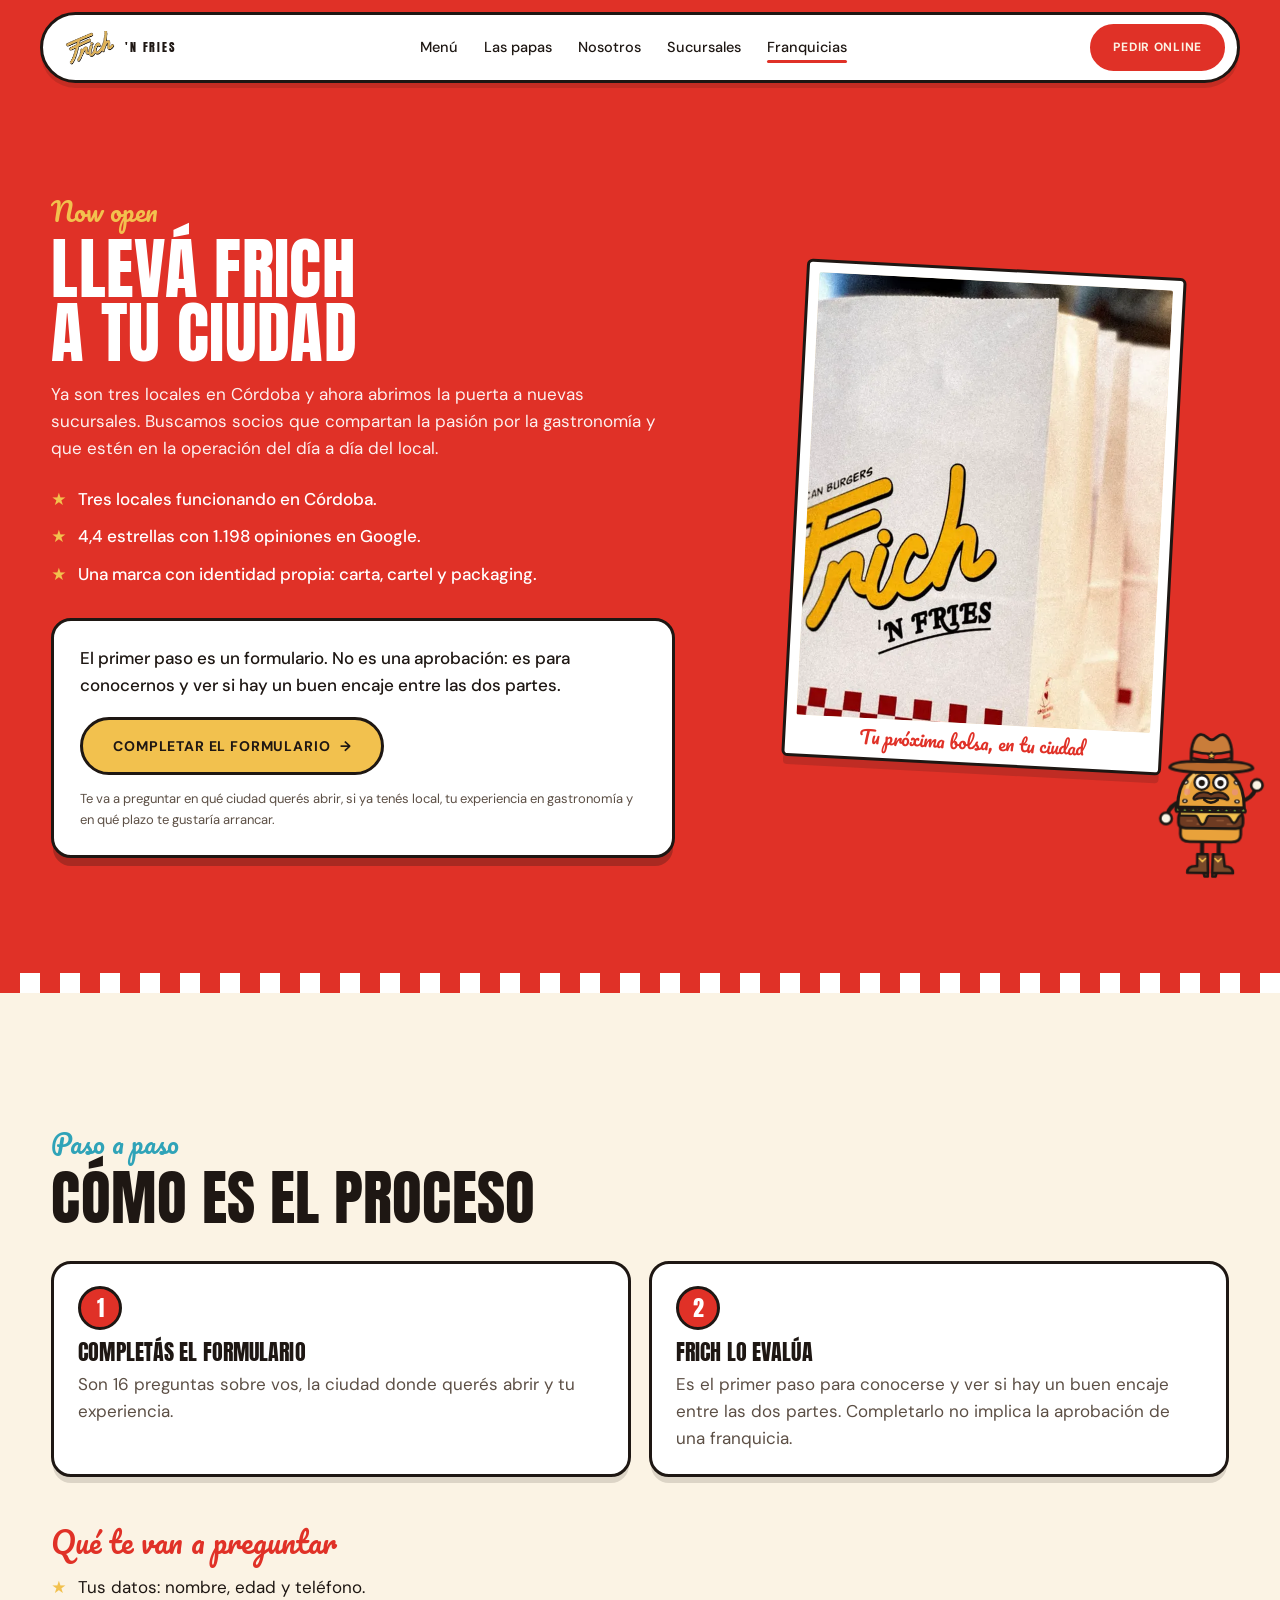
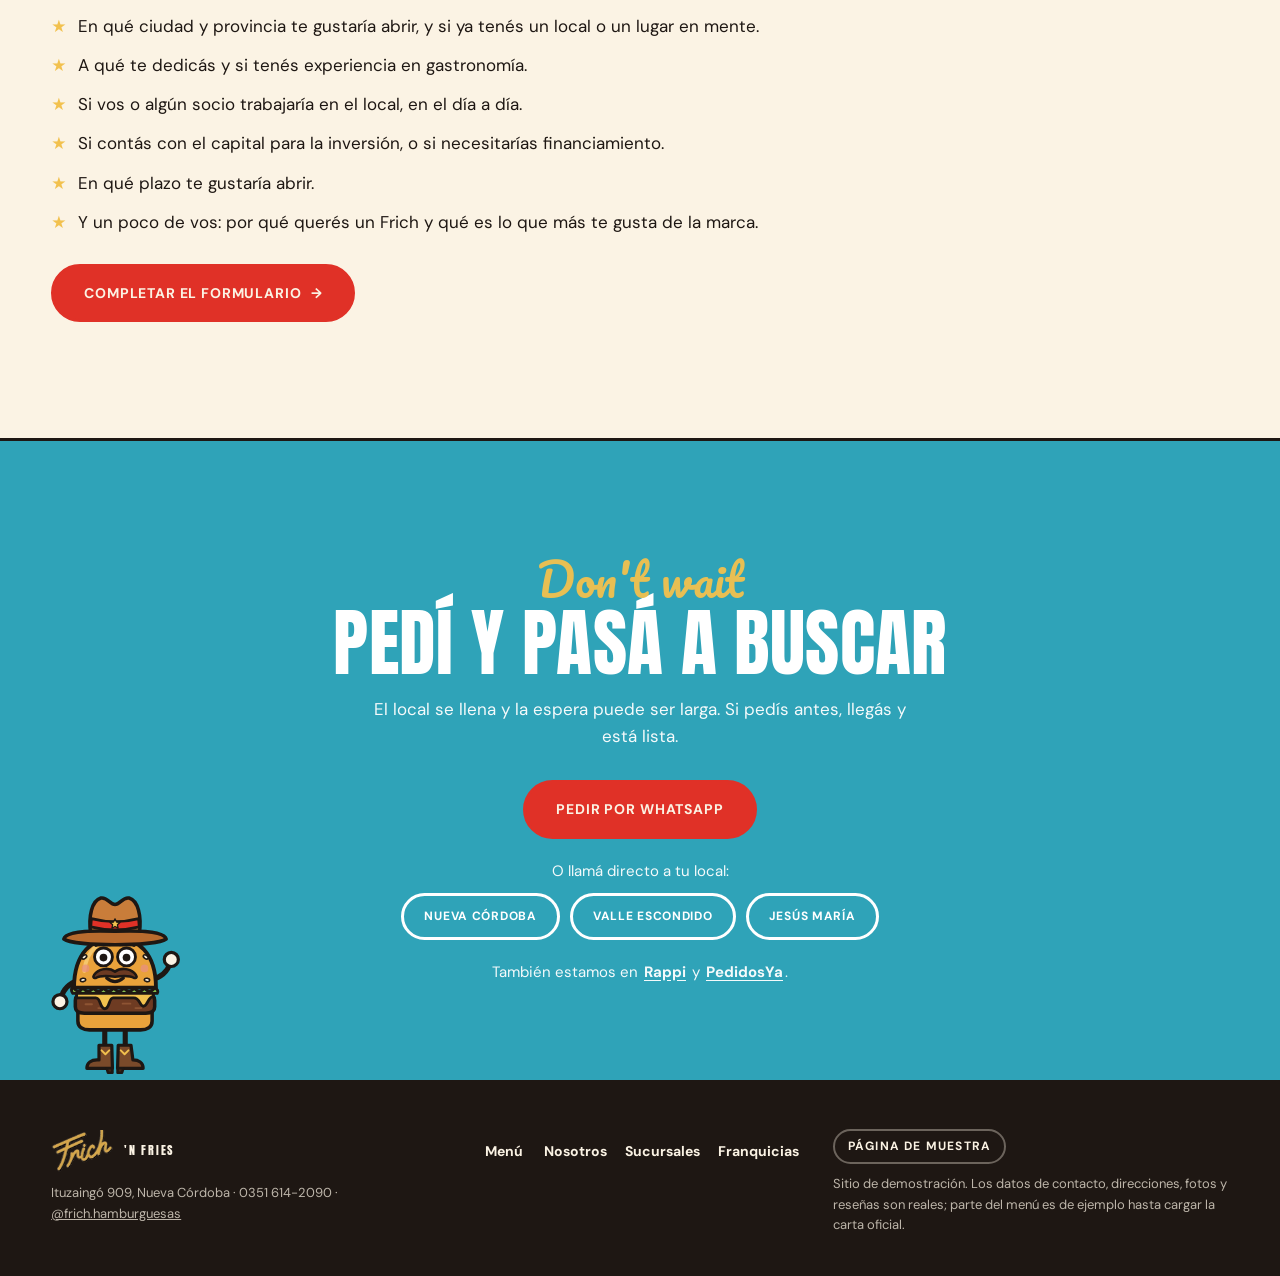
<file: franquicias.html>
<!doctype html>
<html lang="es">
<head>
<meta charset="utf-8">
<meta name="viewport" content="width=device-width, initial-scale=1">
<title>Franquicias · Frich 'n Fries</title>
<meta name="description" content="Frich abre franquicias: cómo es el proceso, qué te van a preguntar y el formulario oficial.">
<meta name="theme-color" content="#E03127">
<!-- version de muestra: que Google no la indexe hasta que Frich la apruebe (borrar esta linea al publicarla oficialmente) -->
<meta name="robots" content="noindex, nofollow">
<link rel="icon" href="data:image/svg+xml,%3Csvg xmlns='http://www.w3.org/2000/svg' viewBox='0 0 32 32'%3E%3Ccircle cx='16' cy='16' r='15' fill='%23E03127'/%3E%3Cpath d='M7 18h18M7 18a9 6 0 0 1 18 0M9 22h14' stroke='%23FBF3E4' stroke-width='2.4' fill='none' stroke-linecap='round'/%3E%3C/svg%3E">
<link rel="preconnect" href="https://fonts.googleapis.com">
<link rel="preconnect" href="https://fonts.gstatic.com" crossorigin>
<link rel="stylesheet" href="https://fonts.googleapis.com/css2?family=Anton&family=Pacifico&family=DM+Sans:wght@400;500;700&display=swap">
<link rel="stylesheet" href="assets/sitio.css?v=20261013">
</head>
<body>
<a class="skip" href="#main">Saltar al contenido</a>

<header class="nav">
  <div class="navin">
    <a class="logo" href="index.html">
      <b><img class="logoimg" src="assets/logo-200.webp" width="200" height="131" alt="Frich 'n Fries"><i>'N FRIES</i></b>
    </a>
    <nav class="navlinks" aria-label="Secciones">
      <a href="index.html#menu">Menú</a>
      <a href="index.html#papas">Las papas</a>
      <a href="nosotros.html">Nosotros</a>
      <a href="sucursales.html">Sucursales</a>
      <a href="franquicias.html" aria-current="page">Franquicias</a>
    </nav>
    <button class="navtoggle" type="button" aria-expanded="false" aria-controls="navmob" aria-label="Abrir el menú de secciones">
      <span></span><span></span><span></span>
    </button>
    <a class="btn sm" href="#pedir">Pedir<span class="largo">online</span></a>
  </div>
  <nav class="navmob" id="navmob" aria-label="Secciones" hidden>
    <a href="index.html#menu">Menú</a>
    <a href="index.html#papas">Las papas</a>
    <a href="nosotros.html">Nosotros</a>
    <a href="sucursales.html">Sucursales</a>
    <a href="franquicias.html" aria-current="page">Franquicias</a>
  </nav>
</header>

<main id="main">

<!-- ================= FRANQUICIAS ================= -->
<section class="blk franq primera" id="franquicias">
  <div class="wrap fwrap">
    <div>
      <div class="head rv">
        <p class="kick">Now open</p>
        <h1>Llevá Frich a tu ciudad</h1>
        <p>Ya son tres locales en Córdoba y ahora abrimos la puerta a nuevas sucursales.
          Buscamos socios que compartan la pasión por la gastronomía y que estén en la operación
          del día a día del local.</p>
      </div>
      <ul class="facts rv d1">
        <li>Tres locales funcionando en Córdoba.</li>
        <li>4,4 estrellas con 1.198 opiniones en Google.</li>
        <li>Una marca con identidad propia: carta, cartel y packaging.</li>
      </ul>
      <div class="fcta rv d2">
        <p class="fnote">El primer paso es un formulario. No es una aprobación: es para conocernos
          y ver si hay un buen encaje entre las dos partes.</p>
        <a class="btn mustard" href="https://docs.google.com/forms/d/e/1FAIpQLSfclbAx7eWhkjePWXjdJE_mANjb1KbXXXr2iTT-DNzI3LgleQ/viewform" target="_blank" rel="noopener">Completar el formulario <span class="ar">&rarr;</span></a>
        <p class="fine">Te va a preguntar en qué ciudad querés abrir, si ya tenés local, tu experiencia
          en gastronomía y en qué plazo te gustaría arrancar.</p>
      </div>
    </div>
    <figure class="snap pk rv d1">
      <div class="ph-in"><img src="assets/packaging-560.webp" srcset="assets/packaging-560.webp 560w, assets/packaging-760.webp 760w" sizes="(min-width:900px) 380px, 80vw" width="760" height="1320" decoding="async" alt="Bolsa de papel blanca de Frich 'n Fries con el logo" loading="lazy" style="object-position:50% 62%"></div>
      <figcaption>Tu próxima bolsa, en tu ciudad</figcaption>
    </figure>
  </div>
</section>

<div class="checker" aria-hidden="true"></div>
<!-- ================= PROCESO (textos basados en el formulario oficial) ================= -->
<section class="blk" id="proceso">
  <div class="wrap">
    <div class="head rv">
      <p class="kick">Paso a paso</p>
      <h2>Cómo es el proceso</h2>
    </div>
    <ol class="pasos">
      <li class="rv"><span class="num">1</span><h3>Completás el formulario</h3>
        <p>Son 16 preguntas sobre vos, la ciudad donde querés abrir y tu experiencia.</p></li>
      <li class="rv d1"><span class="num">2</span><h3>Frich lo evalúa</h3>
        <p>Es el primer paso para conocerse y ver si hay un buen encaje entre las dos partes.
          Completarlo no implica la aprobación de una franquicia.</p></li>
    </ol>
    <div class="preguntas rv">
      <h3>Qué te van a preguntar</h3>
      <ul>
        <li>Tus datos: nombre, edad y teléfono.</li>
        <li>En qué ciudad y provincia te gustaría abrir, y si ya tenés un local o un lugar en mente.</li>
        <li>A qué te dedicás y si tenés experiencia en gastronomía.</li>
        <li>Si vos o algún socio trabajaría en el local, en el día a día.</li>
        <li>Si contás con el capital para la inversión, o si necesitarías financiamiento.</li>
        <li>En qué plazo te gustaría abrir.</li>
        <li>Y un poco de vos: por qué querés un Frich y qué es lo que más te gusta de la marca.</li>
      </ul>
      <p class="cta" style="margin-top:28px"><a class="btn" href="https://docs.google.com/forms/d/e/1FAIpQLSfclbAx7eWhkjePWXjdJE_mANjb1KbXXXr2iTT-DNzI3LgleQ/viewform" target="_blank" rel="noopener">Completar el formulario <span class="ar">&rarr;</span></a></p>
    </div>
  </div>
</section>

<!-- ================= CTA FINAL ================= -->
<section class="final" id="pedir">
  <div class="wrap inner">
    <div class="paponwrap finalp" id="paponFinal" data-bubble="left" role="button" tabindex="0" aria-label="Tony, la mascota. Tocalo y te cuenta algo de esta sección.">
      <div class="bubble" aria-hidden="true"></div>
    </div>
    <p class="script">Don't wait</p>
    <h2>Pedí y pasá a buscar</h2>
    <p>El local se llena y la espera puede ser larga. Si pedís antes, llegás y está lista.</p>
    <div class="cta">
      <a class="btn" id="waPedido" href="https://wa.me/5493516142090?text=Hola%20Frich%2C%20quiero%20hacer%20un%20pedido." target="_blank" rel="noopener">Pedir por WhatsApp</a>
    </div>
    <p class="apps">O llamá directo a tu local:</p>
    <div class="locs">
      <a class="btn sm ghost" href="tel:+543516142090">Nueva Córdoba</a>
      <a class="btn sm ghost" href="tel:+543512151167">Valle Escondido</a>
      <a class="btn sm ghost" href="tel:+543525555050">Jesús María</a>
    </div>
    <p class="apps">También estamos en <a href="https://www.rappi.com.ar/restaurantes/132532-frich-hamburgueseria" target="_blank" rel="noopener">Rappi</a>
      y <a href="https://www.pedidosya.com.ar/restaurantes/cordoba/frich-burger-menu" target="_blank" rel="noopener">PedidosYa</a>.</p>
  </div>
</section>

</main>

<footer class="site">
  <div class="wrap fx">
    <div>
      <a class="logo" href="index.html" style="color:var(--cream)">
        <b><img class="logoimg" src="assets/logo-200.webp" width="200" height="131" alt="Frich 'n Fries"><i>'N FRIES</i></b>
      </a>
      <p class="small">Ituzaingó 909, Nueva Córdoba · 0351 614-2090 ·
        <a href="https://www.instagram.com/frich.hamburguesas/" target="_blank" rel="noopener">@frich.hamburguesas</a></p>
    </div>
    <nav class="footlinks" aria-label="Páginas">
      <a href="index.html#menu">Menú</a><a href="nosotros.html">Nosotros</a><a href="sucursales.html">Sucursales</a><a href="franquicias.html">Franquicias</a>
    </nav>
    <div>
      <span class="demo">Página de muestra</span>
      <p class="small">Sitio de demostración. Los datos de contacto, direcciones, fotos y reseñas son reales;
        parte del menú es de ejemplo hasta cargar la carta oficial.</p>
    </div>
  </div>
</footer>

<div class="paponwrap floatp" id="paponFloat" data-bubble="right" role="button" tabindex="0" aria-label="Tony, la mascota. Tocalo y te cuenta algo de esta sección.">
  <div class="bubble" aria-hidden="true"></div>
</div>

<script src="assets/sitio.js?v=20261013" defer></script>
</body>
</html>
</file>
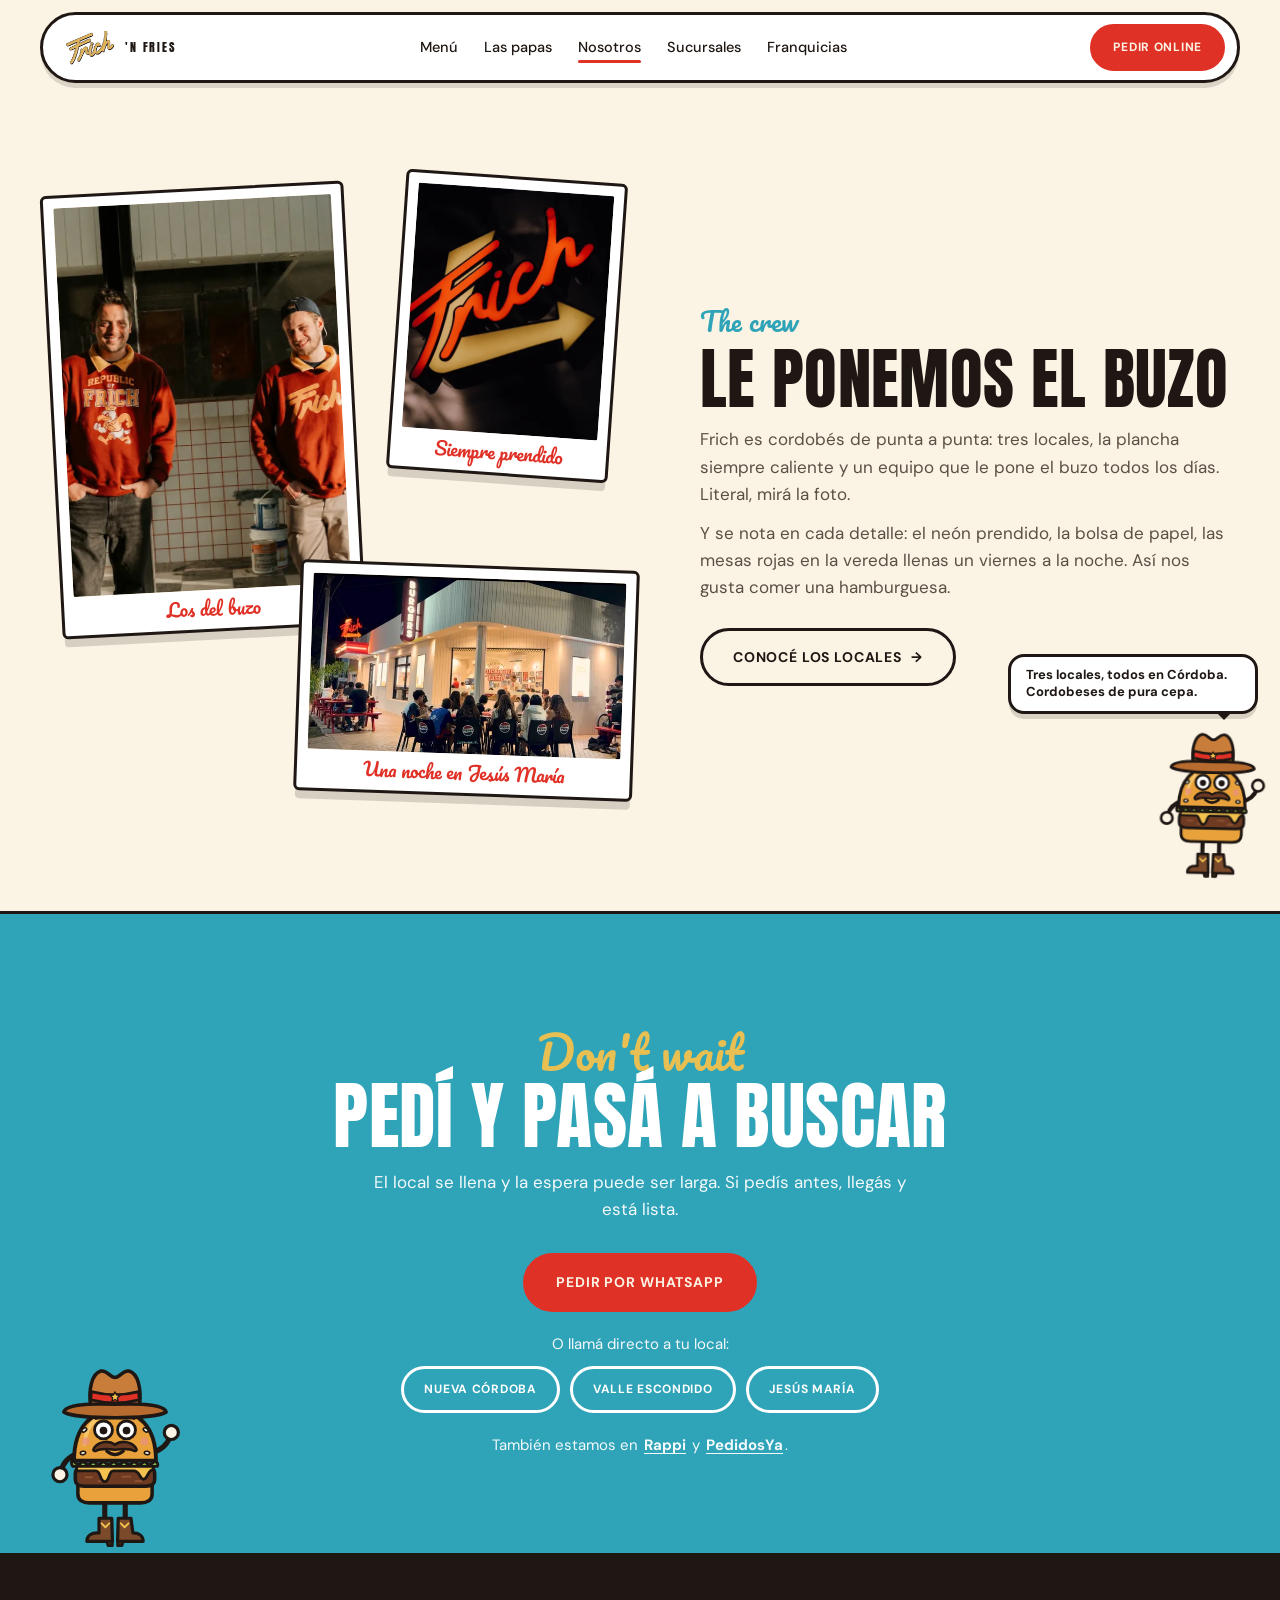
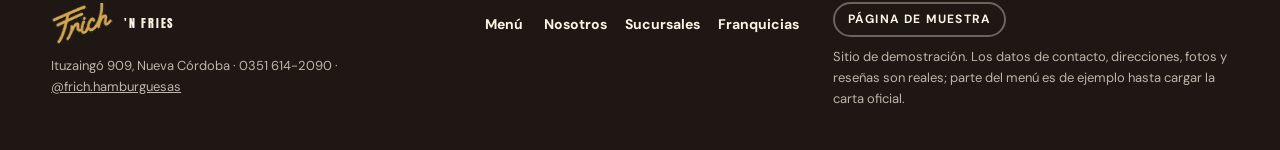
<file: nosotros.html>
<!doctype html>
<html lang="es">
<head>
<meta charset="utf-8">
<meta name="viewport" content="width=device-width, initial-scale=1">
<title>Nosotros · Frich 'n Fries</title>
<meta name="description" content="Frich es cordobés de punta a punta: tres locales, la plancha siempre caliente y un equipo que le pone el buzo todos los días.">
<meta name="theme-color" content="#E03127">
<!-- version de muestra: que Google no la indexe hasta que Frich la apruebe (borrar esta linea al publicarla oficialmente) -->
<meta name="robots" content="noindex, nofollow">
<link rel="icon" href="data:image/svg+xml,%3Csvg xmlns='http://www.w3.org/2000/svg' viewBox='0 0 32 32'%3E%3Ccircle cx='16' cy='16' r='15' fill='%23E03127'/%3E%3Cpath d='M7 18h18M7 18a9 6 0 0 1 18 0M9 22h14' stroke='%23FBF3E4' stroke-width='2.4' fill='none' stroke-linecap='round'/%3E%3C/svg%3E">
<link rel="preconnect" href="https://fonts.googleapis.com">
<link rel="preconnect" href="https://fonts.gstatic.com" crossorigin>
<link rel="stylesheet" href="https://fonts.googleapis.com/css2?family=Anton&family=Pacifico&family=DM+Sans:wght@400;500;700&display=swap">
<link rel="stylesheet" href="assets/sitio.css?v=20261013">
</head>
<body>
<a class="skip" href="#main">Saltar al contenido</a>

<header class="nav">
  <div class="navin">
    <a class="logo" href="index.html">
      <b><img class="logoimg" src="assets/logo-200.webp" width="200" height="131" alt="Frich 'n Fries"><i>'N FRIES</i></b>
    </a>
    <nav class="navlinks" aria-label="Secciones">
      <a href="index.html#menu">Menú</a>
      <a href="index.html#papas">Las papas</a>
      <a href="nosotros.html" aria-current="page">Nosotros</a>
      <a href="sucursales.html">Sucursales</a>
      <a href="franquicias.html">Franquicias</a>
    </nav>
    <button class="navtoggle" type="button" aria-expanded="false" aria-controls="navmob" aria-label="Abrir el menú de secciones">
      <span></span><span></span><span></span>
    </button>
    <a class="btn sm" href="#pedir">Pedir<span class="largo">online</span></a>
  </div>
  <nav class="navmob" id="navmob" aria-label="Secciones" hidden>
    <a href="index.html#menu">Menú</a>
    <a href="index.html#papas">Las papas</a>
    <a href="nosotros.html" aria-current="page">Nosotros</a>
    <a href="sucursales.html">Sucursales</a>
    <a href="franquicias.html">Franquicias</a>
  </nav>
</header>

<main id="main">

<!-- ================= NOSOTROS ================= -->
<section class="blk primera" id="nosotros">
  <div class="wrap crew">
    <div class="collage">
      <figure class="snap eq rv">
        <div class="ph-in"><img src="assets/equipo-600.webp" srcset="assets/equipo-600.webp 600w, assets/equipo-800.webp 800w" sizes="(min-width:900px) 300px, 78vw" width="800" height="1162" decoding="async" alt="Dos integrantes del equipo de Frich con buzos de la marca" loading="lazy" style="object-position:50% 30%"></div>
        <figcaption>Los del buzo</figcaption>
      </figure>
      <figure class="snap ne rv d1">
        <div class="ph-in"><img src="assets/neon-480.webp" srcset="assets/neon-480.webp 480w" sizes="220px" width="760" height="942" decoding="async" alt="Cartel de neón de Frich con la flecha encendida" loading="lazy"></div>
        <figcaption>Siempre prendido</figcaption>
      </figure>
      <figure class="snap am rv d2">
        <div class="ph-in"><img src="assets/ambiente-700.webp" srcset="assets/ambiente-700.webp 700w, assets/ambiente-1320.webp 1320w" sizes="(min-width:900px) 330px, 92vw" width="1320" height="624" decoding="async" alt="El local de Jesús María de noche, con gente comiendo en las mesas de picnic de la vereda" loading="lazy" style="object-position:50% 60%"></div>
        <figcaption>Una noche en Jesús María</figcaption>
      </figure>
    </div>
    <div class="head rv d1">
      <p class="kick">The crew</p>
      <h1>Le ponemos el buzo</h1>
      <p>Frich es cordobés de punta a punta: tres locales, la plancha siempre caliente y un equipo
        que le pone el buzo todos los días. Literal, mirá la foto.</p>
      <p>Y se nota en cada detalle: el neón prendido, la bolsa de papel, las mesas rojas en la vereda
        llenas un viernes a la noche. Así nos gusta comer una hamburguesa.</p>
      <div class="cta" style="margin-top:26px"><a class="btn ghost" href="sucursales.html">Conocé los locales <span class="ar">&rarr;</span></a></div>
    </div>
  </div>
</section>

<!-- ================= CTA FINAL ================= -->
<section class="final" id="pedir">
  <div class="wrap inner">
    <div class="paponwrap finalp" id="paponFinal" data-bubble="left" role="button" tabindex="0" aria-label="Tony, la mascota. Tocalo y te cuenta algo de esta sección.">
      <div class="bubble" aria-hidden="true"></div>
    </div>
    <p class="script">Don't wait</p>
    <h2>Pedí y pasá a buscar</h2>
    <p>El local se llena y la espera puede ser larga. Si pedís antes, llegás y está lista.</p>
    <div class="cta">
      <a class="btn" id="waPedido" href="https://wa.me/5493516142090?text=Hola%20Frich%2C%20quiero%20hacer%20un%20pedido." target="_blank" rel="noopener">Pedir por WhatsApp</a>
    </div>
    <p class="apps">O llamá directo a tu local:</p>
    <div class="locs">
      <a class="btn sm ghost" href="tel:+543516142090">Nueva Córdoba</a>
      <a class="btn sm ghost" href="tel:+543512151167">Valle Escondido</a>
      <a class="btn sm ghost" href="tel:+543525555050">Jesús María</a>
    </div>
    <p class="apps">También estamos en <a href="https://www.rappi.com.ar/restaurantes/132532-frich-hamburgueseria" target="_blank" rel="noopener">Rappi</a>
      y <a href="https://www.pedidosya.com.ar/restaurantes/cordoba/frich-burger-menu" target="_blank" rel="noopener">PedidosYa</a>.</p>
  </div>
</section>

</main>

<footer class="site">
  <div class="wrap fx">
    <div>
      <a class="logo" href="index.html" style="color:var(--cream)">
        <b><img class="logoimg" src="assets/logo-200.webp" width="200" height="131" alt="Frich 'n Fries"><i>'N FRIES</i></b>
      </a>
      <p class="small">Ituzaingó 909, Nueva Córdoba · 0351 614-2090 ·
        <a href="https://www.instagram.com/frich.hamburguesas/" target="_blank" rel="noopener">@frich.hamburguesas</a></p>
    </div>
    <nav class="footlinks" aria-label="Páginas">
      <a href="index.html#menu">Menú</a><a href="nosotros.html">Nosotros</a><a href="sucursales.html">Sucursales</a><a href="franquicias.html">Franquicias</a>
    </nav>
    <div>
      <span class="demo">Página de muestra</span>
      <p class="small">Sitio de demostración. Los datos de contacto, direcciones, fotos y reseñas son reales;
        parte del menú es de ejemplo hasta cargar la carta oficial.</p>
    </div>
  </div>
</footer>

<div class="paponwrap floatp" id="paponFloat" data-bubble="right" role="button" tabindex="0" aria-label="Tony, la mascota. Tocalo y te cuenta algo de esta sección.">
  <div class="bubble" aria-hidden="true"></div>
</div>

<script src="assets/sitio.js?v=20261013" defer></script>
</body>
</html>
</file>
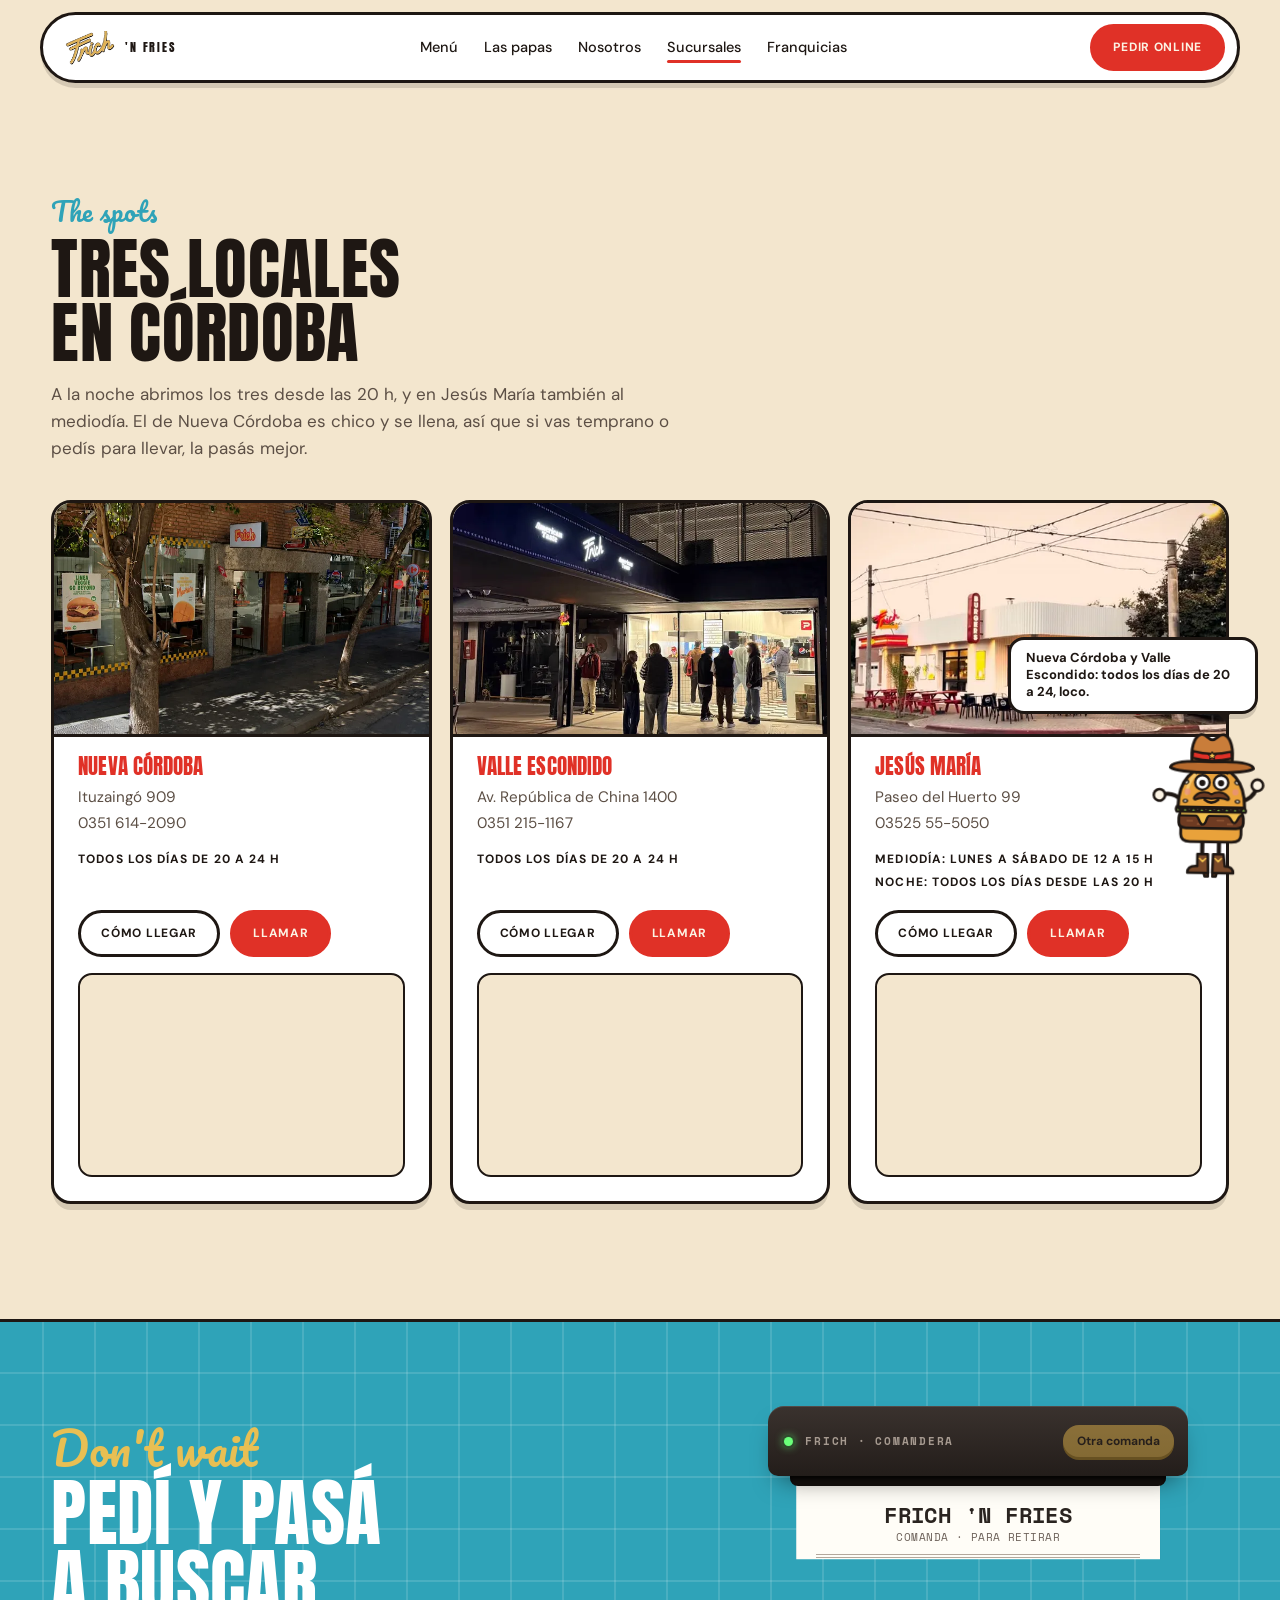
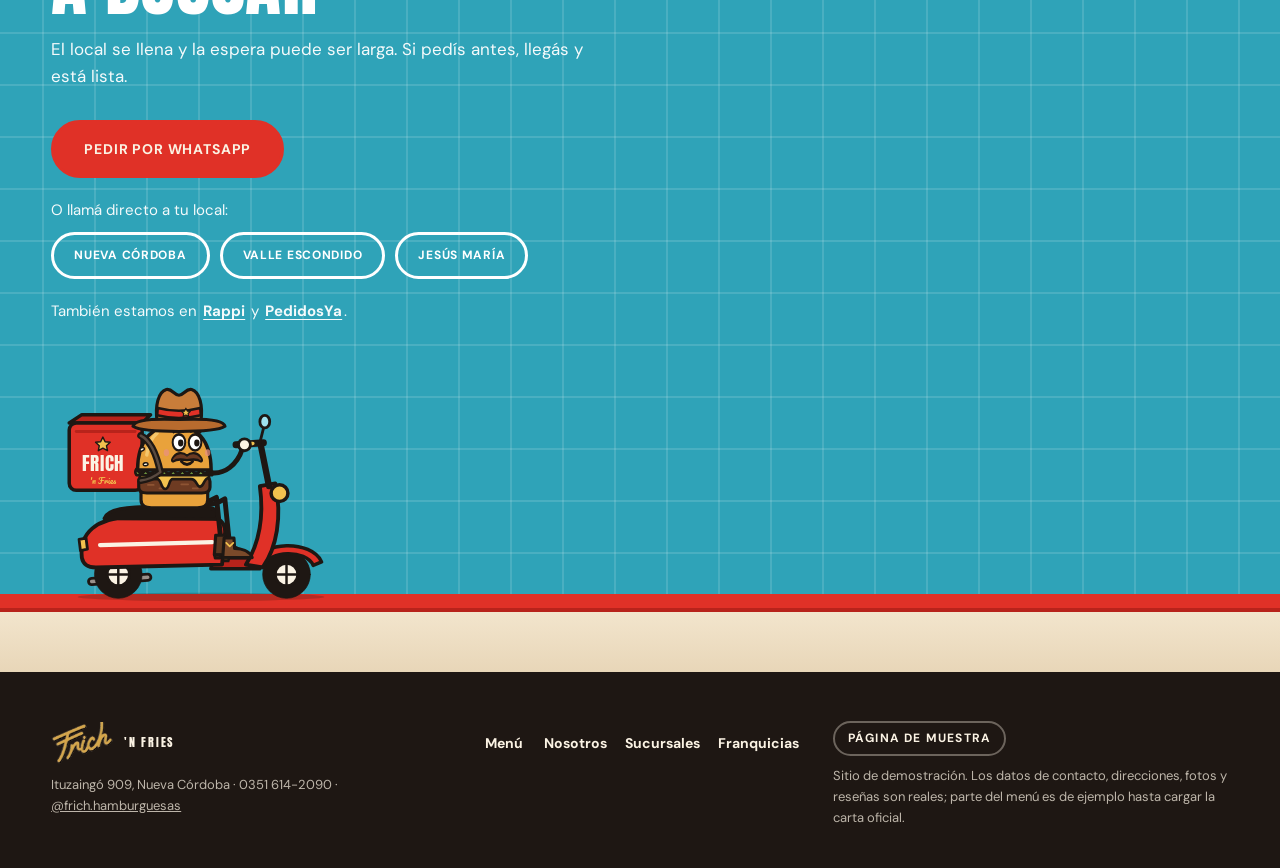
<file: sucursales.html>
<!doctype html>
<html lang="es">
<head>
<meta charset="utf-8">
<meta name="viewport" content="width=device-width, initial-scale=1">
<title>Sucursales · Frich 'n Fries en Córdoba</title>
<meta name="description" content="Nueva Córdoba, Valle Escondido y Jesús María: direcciones, teléfonos, horarios y cómo llegar.">
<meta name="theme-color" content="#E03127">
<!-- version de muestra: que Google no la indexe hasta que Frich la apruebe (borrar esta linea al publicarla oficialmente) -->
<meta name="robots" content="noindex, nofollow">
<link rel="icon" href="data:image/svg+xml,%3Csvg xmlns='http://www.w3.org/2000/svg' viewBox='0 0 32 32'%3E%3Ccircle cx='16' cy='16' r='15' fill='%23E03127'/%3E%3Cpath d='M7 18h18M7 18a9 6 0 0 1 18 0M9 22h14' stroke='%23FBF3E4' stroke-width='2.4' fill='none' stroke-linecap='round'/%3E%3C/svg%3E">
<link rel="preconnect" href="https://fonts.googleapis.com">
<link rel="preconnect" href="https://fonts.gstatic.com" crossorigin>
<link rel="stylesheet" href="https://fonts.googleapis.com/css2?family=Anton&family=Pacifico&family=DM+Sans:wght@400;500;700&family=Space+Mono:wght@400;700&display=swap">
<link rel="stylesheet" href="assets/sitio.css?v=20261013">
</head>
<body>
<a class="skip" href="#main">Saltar al contenido</a>

<header class="nav">
  <div class="navin">
    <a class="logo" href="index.html">
      <b><img class="logoimg" src="assets/logo-200.webp" width="200" height="131" alt="Frich 'n Fries"><i>'N FRIES</i></b>
    </a>
    <nav class="navlinks" aria-label="Secciones">
      <a href="index.html#menu">Menú</a>
      <a href="index.html#papas">Las papas</a>
      <a href="nosotros.html">Nosotros</a>
      <a href="sucursales.html" aria-current="page">Sucursales</a>
      <a href="franquicias.html">Franquicias</a>
    </nav>
    <button class="navtoggle" type="button" aria-expanded="false" aria-controls="navmob" aria-label="Abrir el menú de secciones">
      <span></span><span></span><span></span>
    </button>
    <a class="btn sm" href="#pedir">Pedir<span class="largo">online</span></a>
  </div>
  <nav class="navmob" id="navmob" aria-label="Secciones" hidden>
    <a href="index.html#menu">Menú</a>
    <a href="index.html#papas">Las papas</a>
    <a href="nosotros.html">Nosotros</a>
    <a href="sucursales.html" aria-current="page">Sucursales</a>
    <a href="franquicias.html">Franquicias</a>
  </nav>
</header>

<main id="main">

<!-- ================= SUCURSALES ================= -->
<section class="blk primera" id="sucursales" style="background:var(--cream-deep)">
  <div class="wrap">
    <div class="head rv">
      <p class="kick">The spots</p>
      <h1>Tres locales en Córdoba</h1>
      <p>A la noche abrimos los tres desde las 20 h, y en Jesús María también al mediodía. El de Nueva
        Córdoba es chico y se llena, así que si vas temprano o pedís para llevar, la pasás mejor.</p>
    </div>
    <div class="shops">
      <article class="shop rv">
        <div class="foto"><img src="assets/suc-nueva-cordoba-700.webp" srcset="assets/suc-nueva-cordoba-700.webp 700w, assets/suc-nueva-cordoba-900.webp 900w" sizes="(min-width:800px) 380px, 92vw" width="900" height="634" decoding="async" alt="Frente del local de Nueva Córdoba, sobre la vereda arbolada de Ituzaingó" loading="lazy" style="object-position:50% 45%"></div>
        <div class="sb">
          <h3>Nueva Córdoba</h3>
          <p class="addr">Ituzaingó 909</p>
          <p class="tel">0351 614-2090</p>
          <p class="hrs">Todos los días de 20 a 24 h</p>
          <div class="acts">
            <a class="btn sm ghost" href="https://www.google.com/maps/dir/?api=1&destination=Frich%20Hamburguesas%20Ituzaing%C3%B3%20909%20C%C3%B3rdoba" target="_blank" rel="noopener" aria-label="Cómo llegar al local de Nueva Córdoba">Cómo llegar</a>
            <a class="btn sm" href="tel:+543516142090" aria-label="Llamar al local de Nueva Córdoba">Llamar</a>
          </div>
          <div class="mapa"><iframe src="https://maps.google.com/maps?q=Frich%20Hamburguesas%20Ituzaing%C3%B3%20909%20C%C3%B3rdoba&amp;z=16&amp;output=embed" loading="lazy" title="Mapa del local de Nueva Córdoba" referrerpolicy="no-referrer-when-downgrade"></iframe></div>
        </div>
      </article>
      <article class="shop rv d1">
        <div class="foto"><img src="assets/suc-valle-escondido-700.webp" srcset="assets/suc-valle-escondido-700.webp 700w, assets/suc-valle-escondido-900.webp 900w" sizes="(min-width:800px) 380px, 92vw" width="900" height="1110" decoding="async" alt="El local de Valle Escondido de noche, con gente esperando en la puerta" loading="lazy" style="object-position:50% 58%"></div>
        <div class="sb">
          <h3>Valle Escondido</h3>
          <p class="addr">Av. República de China 1400</p>
          <p class="tel">0351 215-1167</p>
          <p class="hrs">Todos los días de 20 a 24 h</p>
          <div class="acts">
            <a class="btn sm ghost" href="https://www.google.com/maps/dir/?api=1&destination=Frich%20Hamburguesas%20Av%20Rep%C3%BAblica%20de%20China%201400%20C%C3%B3rdoba" target="_blank" rel="noopener" aria-label="Cómo llegar al local de Valle Escondido">Cómo llegar</a>
            <a class="btn sm" href="tel:+543512151167" aria-label="Llamar al local de Valle Escondido">Llamar</a>
          </div>
          <div class="mapa"><iframe src="https://maps.google.com/maps?q=Frich%20Hamburguesas%20Av%20Rep%C3%BAblica%20de%20China%201400%20C%C3%B3rdoba&amp;z=16&amp;output=embed" loading="lazy" title="Mapa del local de Valle Escondido" referrerpolicy="no-referrer-when-downgrade"></iframe></div>
        </div>
      </article>
      <article class="shop rv d2">
        <div class="foto"><img src="assets/suc-jesus-maria-700.webp" srcset="assets/suc-jesus-maria-700.webp 700w, assets/suc-jesus-maria-1100.webp 1100w" sizes="(min-width:800px) 380px, 92vw" width="1100" height="492" decoding="async" alt="El local de Jesús María al atardecer, con las mesas de picnic rojas en la vereda" loading="lazy" style="object-position:55% 55%"></div>
        <div class="sb">
          <h3>Jesús María</h3>
          <p class="addr">Paseo del Huerto 99</p>
          <p class="tel">03525 55-5050</p>
          <p class="hrs">Mediodía: lunes a sábado de 12 a 15 h</p>
          <p class="hrs">Noche: todos los días desde las 20 h</p>
          <div class="acts">
            <a class="btn sm ghost" href="https://www.google.com/maps/dir/?api=1&destination=Frich%20Hamburguesas%20Paseo%20del%20Huerto%2099%20Jes%C3%BAs%20Mar%C3%ADa%20C%C3%B3rdoba" target="_blank" rel="noopener" aria-label="Cómo llegar al local de Jesús María">Cómo llegar</a>
            <a class="btn sm" href="tel:+543525555050" aria-label="Llamar al local de Jesús María">Llamar</a>
          </div>
          <div class="mapa"><iframe src="https://maps.google.com/maps?q=Frich%20Hamburguesas%20Paseo%20del%20Huerto%2099%20Jes%C3%BAs%20Mar%C3%ADa%20C%C3%B3rdoba&amp;z=16&amp;output=embed" loading="lazy" title="Mapa del local de Jesús María" referrerpolicy="no-referrer-when-downgrade"></iframe></div>
        </div>
      </article>
    </div>
  </div>
</section>

<!-- ================= CTA FINAL ================= -->
<section class="final comanda" id="pedir">
  <div class="wrap inner">
    <div class="pedir-txt">
      <p class="script">Don't wait</p>
      <h2>Pedí y pasá a buscar</h2>
      <p>El local se llena y la espera puede ser larga. Si pedís antes, llegás y está lista.</p>
      <div class="cta">
        <a class="btn" id="waPedido" href="https://wa.me/5493516142090?text=Hola%20Frich%2C%20quiero%20hacer%20un%20pedido." target="_blank" rel="noopener">Pedir por WhatsApp</a>
      </div>
      <p class="apps">O llamá directo a tu local:</p>
      <div class="locs">
        <a class="btn sm ghost" href="tel:+543516142090">Nueva Córdoba</a>
        <a class="btn sm ghost" href="tel:+543512151167">Valle Escondido</a>
        <a class="btn sm ghost" href="tel:+543525555050">Jesús María</a>
      </div>
      <p class="apps">También estamos en <a href="https://www.rappi.com.ar/restaurantes/132532-frich-hamburgueseria" target="_blank" rel="noopener">Rappi</a>
        y <a href="https://www.pedidosya.com.ar/restaurantes/cordoba/frich-burger-menu" target="_blank" rel="noopener">PedidosYa</a>.</p>
    </div>

    <!-- la comandera: imprime la comanda cuando llegás a esta sección -->
    <div class="comandera">
      <div class="cuerpo"><span class="led" aria-hidden="true"></span><span class="marca" aria-hidden="true">FRICH · COMANDERA</span>
        <button class="otra" type="button" disabled>Otra comanda</button></div>
      <div class="ranura" aria-hidden="true"></div>
      <div class="salida">
        <div class="ticket">
          <div aria-hidden="true">
            <div class="r cen grande">FRICH 'N FRIES</div>
            <div class="r cen chica">COMANDA · PARA RETIRAR</div>
            <div class="r linea doble"></div>
            <div class="r"><span>PEDIDO #<b class="t-num">0001</b></span><span class="t-hora">20:00</span></div>
            <div class="r"><span>A NOMBRE DE: VOS</span><span>YA</span></div>
            <div class="r linea"></div>
            <div class="t-items"></div>
            <div class="r linea"></div>
            <div class="r total"><span>TOTAL</span><span>¡QUÉ HAMBRE!</span></div>
            <div class="r linea doble"></div>
            <div class="r espacio"></div>
          </div>
          <a class="codigo" href="https://wa.me/5493516142090?text=Hola%20Frich%2C%20quiero%20hacer%20un%20pedido." target="_blank" rel="noopener">
            <div class="barras" aria-hidden="true"></div>
            <span>TOCÁ EL CÓDIGO <i aria-hidden="true">→</i> PEDÍ POR WHATSAPP</span>
          </a>
          <div class="sello" aria-hidden="true">¡Lista!</div>
        </div>
      </div>
    </div>
  </div>

  <div class="mesada" aria-hidden="true"></div>
  <div class="paponwrap finalp moto" id="paponFinal" data-bubble="left" role="button" tabindex="0" aria-label="Tony en su moto de delivery. Tocalo y te cuenta algo de esta sección.">
    <div class="bubble" aria-hidden="true"></div>
  </div>
</section>

</main>

<footer class="site">
  <div class="wrap fx">
    <div>
      <a class="logo" href="index.html" style="color:var(--cream)">
        <b><img class="logoimg" src="assets/logo-200.webp" width="200" height="131" alt="Frich 'n Fries"><i>'N FRIES</i></b>
      </a>
      <p class="small">Ituzaingó 909, Nueva Córdoba · 0351 614-2090 ·
        <a href="https://www.instagram.com/frich.hamburguesas/" target="_blank" rel="noopener">@frich.hamburguesas</a></p>
    </div>
    <nav class="footlinks" aria-label="Páginas">
      <a href="index.html#menu">Menú</a><a href="nosotros.html">Nosotros</a><a href="sucursales.html">Sucursales</a><a href="franquicias.html">Franquicias</a>
    </nav>
    <div>
      <span class="demo">Página de muestra</span>
      <p class="small">Sitio de demostración. Los datos de contacto, direcciones, fotos y reseñas son reales;
        parte del menú es de ejemplo hasta cargar la carta oficial.</p>
    </div>
  </div>
</footer>

<div class="paponwrap floatp" id="paponFloat" data-bubble="right" role="button" tabindex="0" aria-label="Tony, la mascota. Tocalo y te cuenta algo de esta sección.">
  <div class="bubble" aria-hidden="true"></div>
</div>

<script src="assets/sitio.js?v=20261013" defer></script>
</body>
</html>
</file>
<file: assets/sitio.css>
:root{
  --cream:#FBF3E4;
  --cream-deep:#F3E6CE;
  --ink:#1E1713;
  --ink-soft:#5C4F45;
  --red:#E03127;
  --red-deep:#B8231B;
  --teal:#2FA3B8;
  --teal-deep:#1E7F92;
  --mustard:#F2C14E;
  --display:'Anton',Impact,sans-serif;
  --script:'Pacifico',cursive;
  --body:'DM Sans',system-ui,sans-serif;
  --ease:cubic-bezier(.2,.7,.2,1);
}
*{box-sizing:border-box}
html,body{overflow-x:hidden;overflow-x:clip}
html{scroll-behavior:smooth}
body{margin:0;background:var(--cream);color:var(--ink);font-family:var(--body);
  font-size:17px;line-height:1.6;-webkit-font-smoothing:antialiased}
h1,h2,h3{margin:0;font-family:var(--display);font-weight:400;line-height:.95;
  letter-spacing:.005em;text-transform:uppercase;text-wrap:balance}
p{margin:0}
a{color:inherit}
::selection{background:var(--red);color:var(--cream)}
:focus-visible{outline:3px solid var(--teal);outline-offset:3px;border-radius:6px}
.skip{position:absolute;left:-9999px;background:var(--red);color:var(--cream);padding:10px 16px;z-index:200}
.skip:focus{left:0;top:0}
.wrap{width:min(1200px,92vw);margin-inline:auto}
.script{font-family:var(--script);text-transform:none;letter-spacing:0;line-height:1.1}

/* lunares y damero, el patron del genero */
.dots{background-image:radial-gradient(var(--cream-deep) 2.2px,transparent 2.3px);
  background-size:16px 16px}
/* damero rojo y blanco, el patron que ellos ya usan en sus piezas */
.checker{height:20px;background:
  repeating-linear-gradient(90deg,var(--red) 0 20px,#fff 20px 40px),
  repeating-linear-gradient(90deg,#fff 0 20px,var(--red) 20px 40px);
  background-size:40px 20px;background-position:0 0,0 10px;background-repeat:repeat-x}

/* ---------- boton ---------- */
.btn{display:inline-flex;align-items:center;justify-content:center;gap:9px;
  font-family:var(--body);font-weight:700;font-size:14px;letter-spacing:.06em;text-transform:uppercase;
  padding:15px 30px;border-radius:999px;text-decoration:none;cursor:pointer;border:3px solid var(--red);
  background:var(--red);color:var(--cream);
  transition:transform .25s var(--ease),box-shadow .25s var(--ease),background .2s}
.btn:hover{background:var(--red-deep);border-color:var(--red-deep);
  transform:translateY(-2px);box-shadow:0 10px 0 -2px rgba(30,23,19,.18)}
.btn .ar{transition:transform .25s var(--ease)}
.btn:hover .ar{transform:translateX(4px)}
.btn.ghost{background:transparent;color:var(--ink);border-color:var(--ink)}
.btn.ghost:hover{background:var(--ink);color:var(--cream);border-color:var(--ink)}
.btn.teal{background:var(--teal);border-color:var(--teal);color:#fff}
.btn.teal:hover{background:var(--teal-deep);border-color:var(--teal-deep)}
.btn.sm{padding:11px 20px;font-size:12px}
@media(pointer:coarse){.btn{min-height:46px}}

/* ---------- nav ---------- */
.nav{position:fixed;inset:12px 0 auto;z-index:70;padding:0 max(3vw,14px)}
.navin{display:flex;align-items:center;justify-content:space-between;gap:18px;
  background:#fff;border:3px solid var(--ink);border-radius:999px;padding:9px 12px 9px 22px;
  box-shadow:0 6px 0 -1px rgba(30,23,19,.14);max-width:1200px;margin-inline:auto}
.logo{display:flex;align-items:center;gap:9px;min-height:44px;min-width:44px;text-decoration:none;flex-shrink:0}
.logo .mark{width:34px;height:34px;border-radius:50%;background:var(--red);display:grid;place-items:center;flex-shrink:0}
.logo .mark svg{width:20px;height:20px}
/* logo al estilo del suyo: manuscrita roja con la bajada condensada */
.logo b{display:flex;align-items:center;gap:8px;font-weight:400}
.logo .logoimg{height:34px;width:auto;display:block;flex-shrink:0}
footer.site .logo .logoimg{height:42px}
@media(max-width:600px){.logo .logoimg{height:28px}}
.logo .scr{font-family:var(--script);font-size:25px;color:var(--red);line-height:1;padding-bottom:2px}
.logo i{font-family:var(--display);font-style:normal;font-size:12px;letter-spacing:.15em;color:var(--ink)}
footer.site .logo .scr{color:#fff}
footer.site .logo i{color:var(--cream)}
.navlinks{display:none;gap:26px;font-size:14.5px;font-weight:500}
.navlinks a{text-decoration:none;position:relative;padding:4px 0}
.navlinks a::after{content:"";position:absolute;left:0;right:0;bottom:0;height:3px;
  background:var(--red);border-radius:3px;transform:scaleX(0);transition:transform .28s var(--ease)}
.navlinks a:hover::after{transform:scaleX(1)}
@media(min-width:960px){.navlinks{display:flex}}

/* ---------- hero ---------- */
.hero{padding:130px 0 60px;position:relative;overflow:hidden}
.heroin{display:grid;gap:34px;grid-template-columns:1fr;align-items:center}
@media(min-width:980px){.heroin{grid-template-columns:1.02fr .98fr;gap:40px;padding-block:24px}}
.hero .script{color:var(--teal);font-size:clamp(1.9rem,4.6vw,3.4rem);transform:rotate(-3deg);
  transform-origin:left center;margin-bottom:2px}
.hero h1{font-size:clamp(2.7rem,8.4vw,6rem);max-width:11ch}
.hero h1 em{font-style:normal;color:var(--red);display:block}
.hero .lede{margin-top:20px;max-width:44ch;color:var(--ink-soft);font-size:1.06rem}
.hero .cta{margin-top:30px;display:flex;gap:14px;flex-wrap:wrap}
.stars{margin-top:26px;display:inline-flex;align-items:center;gap:11px;background:#fff;
  border:3px solid var(--ink);border-radius:999px;padding:8px 18px 8px 12px;font-size:14px;font-weight:500}
.stars b{font-family:var(--display);font-size:20px;letter-spacing:.02em}
.stars .s{color:var(--mustard);letter-spacing:.06em}

/* soporte de foto del hero */
.heroart{position:relative;display:grid;place-items:center;min-height:320px}
.heroart .disc{position:absolute;width:min(92%,520px);aspect-ratio:1;border-radius:50%;
  background:var(--cream-deep);background-image:radial-gradient(#e6d4b4 2.6px,transparent 2.7px);
  background-size:19px 19px}
.heroart .ph{position:relative;width:min(88%,480px);aspect-ratio:1}

/* espacio reservado de foto, se ve intencional hasta que llegue la real */
.ph{display:grid;place-items:center;border-radius:18px;overflow:hidden;
  background:var(--cream-deep);border:3px dashed #d9c39a;color:#a8906a}
.ph.round{border-radius:50%}
.ph span{font-family:var(--display);font-size:13px;letter-spacing:.14em;text-align:center;padding:10px}
.ph img{width:100%;height:100%;object-fit:contain;display:block}
.ph.has{border-style:solid;border-color:var(--ink);background:#fff}
.heroart .ph.has{border:none;background:none}

/* nombre en manuscrita roja, como en sus propias piezas */
.card h3{font-family:var(--script);font-size:1.75rem;color:var(--red);
  text-transform:none;letter-spacing:0;line-height:1.15}
.price{font-family:var(--display);font-size:1.45rem;letter-spacing:.01em}
.incl{display:inline-block;font-size:12px;font-weight:700;letter-spacing:.09em;
  text-transform:uppercase;background:var(--red);color:#fff;border-radius:6px;padding:4px 9px;margin-top:10px}

/* la carta completa */
.carta{display:grid;gap:40px;grid-template-columns:1fr;margin-top:50px}
@media(min-width:900px){.carta{grid-template-columns:1fr 1fr;gap:40px 54px}}
.cgroup h3{font-family:var(--script);color:var(--red);font-size:2rem;
  text-transform:none;letter-spacing:0;margin-bottom:10px}
.cgroup .note{font-size:.85rem;font-weight:700;letter-spacing:.06em;text-transform:uppercase;
  color:var(--teal-deep);margin-bottom:8px}
.citem{display:flex;gap:16px;align-items:baseline;justify-content:space-between;
  padding:13px 0;border-bottom:2px dotted #d6c4a4}
.citem .n{font-family:var(--display);font-size:1.02rem;letter-spacing:.02em;line-height:1.2}
.citem .ing{display:block;font-family:var(--body);font-size:.85rem;font-weight:400;
  text-transform:none;letter-spacing:0;color:var(--ink-soft);margin-top:4px;max-width:44ch}
.citem .p{font-family:var(--display);font-size:1.1rem;color:var(--red);white-space:nowrap}

/* ---------- marquee ---------- */
.band{background:var(--red);color:var(--cream);padding:15px 0;overflow:hidden;
  border-block:3px solid var(--ink)}
.mq{display:flex;width:max-content;animation:mq 26s linear infinite}
.mq span{font-family:var(--display);font-size:22px;letter-spacing:.06em;padding-inline:20px;
  display:flex;align-items:center;gap:20px;white-space:nowrap}
.mq i{font-style:normal;color:var(--mustard)}
@keyframes mq{to{transform:translateX(-50%)}}

/* ---------- secciones ---------- */
section.blk{padding:clamp(64px,9vw,118px) 0}
.head{max-width:56ch}
.head .kick{font-family:var(--script);color:var(--teal);font-size:1.6rem;margin-bottom:4px}
.head h2{font-size:clamp(2rem,5.4vw,3.8rem)}
.head p{margin-top:16px;color:var(--ink-soft);max-width:52ch}

/* carrusel de hamburguesas */
.rail{display:flex;gap:20px;overflow-x:auto;scroll-snap-type:x mandatory;
  padding:38px 0 26px;margin-inline:calc((100vw - min(1200px,92vw))/-2);
  padding-inline:calc((100vw - min(1200px,92vw))/2);scrollbar-width:none}
.rail::-webkit-scrollbar{display:none}
.card{flex:0 0 min(300px,78vw);scroll-snap-align:start;background:#fff;
  border:3px solid var(--ink);border-radius:20px;overflow:hidden;
  box-shadow:0 8px 0 -2px rgba(30,23,19,.16);
  transition:transform .3s var(--ease),box-shadow .3s var(--ease);display:flex;flex-direction:column}
.card:hover{transform:translateY(-6px);box-shadow:0 16px 0 -3px rgba(30,23,19,.2)}
.card .ph{aspect-ratio:4/3;border-radius:0;border-width:0 0 3px;border-style:solid;border-color:var(--ink)}
.card .cbody{padding:20px 22px 24px;display:flex;flex-direction:column;flex:1}
.card h3{font-size:1.5rem}
.card .desc{margin-top:8px;color:var(--ink-soft);font-size:.95rem;flex:1}
.card .foot{margin-top:18px;display:flex;align-items:center;justify-content:space-between;gap:12px}
.tag{font-family:var(--body);font-weight:700;font-size:11px;letter-spacing:.1em;text-transform:uppercase;
  background:var(--mustard);border:2px solid var(--ink);border-radius:999px;padding:5px 12px}
.tag.new{background:var(--teal);color:#fff}
.railhint{font-size:13px;color:var(--ink-soft);font-weight:500;display:flex;align-items:center;gap:8px}

/* papas / split */
.split{display:grid;gap:34px;grid-template-columns:1fr;align-items:center}
@media(min-width:900px){.split{grid-template-columns:1fr 1fr;gap:56px}}
.split.rev>*:first-child{order:2}
@media(max-width:899px){.split.rev>*:first-child{order:0}}
.split .ph{aspect-ratio:4/3}

.quote{background:#fff;border:3px solid var(--ink);border-radius:20px;padding:26px 28px;
  box-shadow:0 8px 0 -2px rgba(30,23,19,.14)}
.quote p{font-size:1.06rem}
.quote footer{margin-top:14px;font-size:12px;font-weight:700;letter-spacing:.09em;
  text-transform:uppercase;color:var(--ink-soft)}
.quote .s{color:var(--mustard);letter-spacing:.06em;margin-bottom:10px}

.qgrid{display:grid;gap:18px;grid-template-columns:1fr;margin-top:38px}
@media(min-width:800px){.qgrid{grid-template-columns:repeat(3,1fr)}}

/* sucursales */
.shops{display:grid;gap:18px;grid-template-columns:1fr;margin-top:38px}
@media(min-width:800px){.shops{grid-template-columns:repeat(3,1fr)}}
.shop{background:#fff;border:3px solid var(--ink);border-radius:20px;padding:24px 26px;
  box-shadow:0 8px 0 -2px rgba(30,23,19,.14)}
.shop h3{font-size:1.3rem;color:var(--red)}
.shop .addr{margin-top:8px;color:var(--ink-soft);font-size:.95rem}
.shop .hrs{margin-top:14px;font-size:12px;font-weight:700;letter-spacing:.09em;text-transform:uppercase}

/* sucursales con foto real */
.shop{padding:0;overflow:hidden;display:flex;flex-direction:column}
.shop .foto{aspect-ratio:16/10;border-bottom:3px solid var(--ink);overflow:hidden;background:var(--cream-deep)}
.shop .foto img{width:100%;height:100%;object-fit:cover;display:block;transition:scale .6s var(--ease)}
@media(hover:hover){.shop:hover .foto img{scale:1.05}}
.shop .sb{padding:20px 24px 24px;display:flex;flex-direction:column;flex:1}
.shop .acts{margin-top:auto;padding-top:18px;display:flex;gap:10px;flex-wrap:wrap}
.shop .tel{margin-top:2px;color:var(--ink-soft);font-size:.95rem}
.shop .hrs+.hrs{margin-top:4px}

/* nosotros: fotos reales armadas como collage de polaroids */
.crew{display:grid;gap:44px;grid-template-columns:1fr;align-items:center}
@media(min-width:900px){.crew{grid-template-columns:1.05fr .95fr;gap:64px}}
.crew .head p+p{margin-top:12px}
.collage{position:relative}
.snap{background:#fff;border:3px solid var(--ink);border-radius:6px;padding:10px 10px 0;margin:0;
  box-shadow:0 10px 0 -2px rgba(30,23,19,.16);transition:rotate .5s var(--ease),scale .5s var(--ease)}
.snap .ph-in{overflow:hidden;background:var(--cream-deep);border-radius:2px}
.snap img{display:block;width:100%;height:100%;object-fit:cover}
.snap figcaption{font-family:var(--script);color:var(--red);font-size:1.15rem;line-height:1.2;
  text-align:center;padding:7px 4px 10px}
.snap.eq .ph-in{aspect-ratio:5/7}
.snap.ne .ph-in{aspect-ratio:4/5}
.snap.am .ph-in{aspect-ratio:16/9}
@media(min-width:900px){
  .collage{aspect-ratio:1/1.06}
  .collage .snap{position:absolute}
  .snap.eq{left:0;top:2%;width:52%;rotate:-3deg;z-index:2}
  .snap.ne{right:3%;top:0;width:38%;rotate:4deg;z-index:1}
  .snap.am{right:0;bottom:0;width:58%;rotate:2deg;z-index:3}
}
@media(max-width:899px){
  .collage{display:grid;gap:22px;justify-items:center}
  .snap.eq{width:min(78%,360px);rotate:-2deg}
  .snap.am{width:100%;rotate:1.5deg}
  .snap.ne{display:none}
}
@media(hover:hover){.collage .snap:hover{rotate:0deg;scale:1.03;z-index:5}}

/* franquicias */
.franq{background:var(--red);color:#fff}
.franq .head .kick{color:var(--mustard)}
.franq .head p{color:rgba(255,255,255,.93)}
.fwrap{display:grid;gap:48px;grid-template-columns:1fr;align-items:center}
@media(min-width:900px){.fwrap{grid-template-columns:1.12fr .88fr;gap:64px}}
.facts{list-style:none;padding:0;margin:24px 0 0;display:grid;gap:10px;font-weight:500}
.facts li{display:flex;gap:12px;align-items:baseline}
.facts li::before{content:"\2605";color:var(--mustard);flex-shrink:0}
.fcta{margin-top:30px;background:#fff;color:var(--ink);border:3px solid var(--ink);border-radius:20px;
  padding:24px 26px;box-shadow:0 10px 0 -2px rgba(30,23,19,.28)}
.fcta .fnote{font-weight:500}
.fcta .btn{margin-top:18px}
.fcta .fine{margin-top:14px;font-size:13px;color:var(--ink-soft)}
.btn.mustard{background:var(--mustard);border-color:var(--ink);color:var(--ink)}
.btn.mustard:hover{background:#F6CF6A;border-color:var(--ink)}
.franq .snap.pk{width:min(100%,380px);margin-inline:auto;rotate:3deg;color:var(--ink)}
.franq .snap.pk .ph-in{aspect-ratio:4/5}
@media(max-width:899px){.franq .snap.pk{width:min(80%,320px);order:-1}}

/* cta final */
.final{background:var(--teal);border-block:3px solid var(--ink);color:#fff;position:relative;overflow:hidden}
.final .inner{padding:clamp(56px,8vw,96px) 0;text-align:center;position:relative;z-index:2}
.final .script{color:var(--mustard);font-size:clamp(1.7rem,4vw,2.8rem)}
.final h2{font-size:clamp(2.2rem,6.6vw,4.6rem);margin-top:4px}
.final p{margin:18px auto 0;max-width:46ch;opacity:.95}
.final .cta{margin-top:30px;display:flex;gap:14px;justify-content:center;flex-wrap:wrap}
.final .btn.ghost{color:#fff;border-color:#fff}
.final .btn.ghost:hover{background:#fff;color:var(--teal-deep)}
.final .apps{margin-top:20px;font-size:15px}
.final .locs{margin-top:10px;display:flex;gap:10px;justify-content:center;flex-wrap:wrap}
.final .apps a{color:#fff;font-weight:700;text-underline-offset:3px;display:inline-block;padding:12px 4px;margin:-12px -2px}

footer.site{background:var(--ink);color:var(--cream);padding:46px 0 40px}
footer.site .fx{display:flex;flex-wrap:wrap;gap:20px;justify-content:space-between;align-items:flex-start}
footer.site a{color:var(--cream)}
footer.site .small a{display:inline-block;padding:13px 0;margin:-13px 0}
footer.site .small{font-size:13px;opacity:.72;max-width:44ch;margin-top:10px}
.demo{display:inline-block;font-size:12px;font-weight:700;letter-spacing:.1em;text-transform:uppercase;
  border:2px solid rgba(251,243,228,.35);border-radius:999px;padding:6px 13px}

/* ---------- el local ilustrado con su neón encendido ---------- */
.storefront{position:relative;border:3px solid var(--ink);border-radius:22px;overflow:hidden;
  box-shadow:0 10px 0 -2px rgba(30,23,19,.16);background:var(--cream);margin-top:44px}
.storefront>img{width:100%;height:auto;display:block}
/* el SVG comparte viewBox con la imagen, asi el neon queda clavado en su sitio
   sea cual sea el tamano de pantalla */
.neonlayer{position:absolute;inset:0;width:100%;height:100%;pointer-events:none}
.neonlayer .nscript{font-family:var(--script);fill:#FF5A48;font-size:116px;text-anchor:middle;
  filter:url(#glowRed);animation:flick 6s infinite}
.neonlayer .vert{font-family:var(--display);fill:var(--red);font-size:30px;filter:url(#glowSoft);
  text-anchor:middle;letter-spacing:.04em}
.neonlayer .board{font-family:var(--display);fill:var(--red);font-size:38px;filter:url(#glowSoft);
  text-anchor:middle;letter-spacing:.13em}
.neonlayer .wire{fill:none;stroke:#07080D;stroke-width:3.4;stroke-linecap:round}
.neonlayer .ins{fill:#2A2D3A;stroke:#07080D;stroke-width:2}
.neonlayer .tw{fill:url(#gStar);opacity:0;animation:tw 4.6s ease-in-out infinite}
@keyframes tw{0%,100%{opacity:0}50%{opacity:.9}}
.neonlayer .fugaz{opacity:0}
.neonlayer .lit{fill:#F7ECD4;filter:url(#glowSoft)}
.neonlayer .bulb{fill:url(#gBulb);animation:bulb 1.5s infinite}
@keyframes flick{0%,92%,100%{opacity:1}93%{opacity:.35}94%{opacity:1}96%{opacity:.55}97%{opacity:1}}
@keyframes bulb{0%,100%{opacity:.5}16%{opacity:1}}
.sfcap{text-align:center;margin-top:24px}
.sfcap .s{display:block;font-family:var(--script);color:var(--teal);font-size:1.9rem;line-height:1.2}
.sfcap .a{display:block;font-family:var(--display);font-size:.85rem;letter-spacing:.16em;margin-top:4px}
@media(prefers-reduced-motion:reduce){
  .neonlayer .nscript,.neonlayer .bulb{animation:none;opacity:1}
}

/* ---------- Tony, la mascota (las clases internas siguen llamandose .papon / .pp-*) ---------- */
/* capas: .paponwrap (posición y aparición) > .pp-rig (saltos, giro, inclinación) > svg (respiración) */
.paponwrap{position:relative;cursor:pointer;-webkit-tap-highlight-color:transparent}
.pp-rig{transform-origin:50% 100%;rotate:calc(var(--lean,0) * 1deg)}
.papon{display:block;width:100%;height:auto;overflow:visible;transform-origin:50% 100%;
  animation:bob 2.8s ease-in-out infinite}
@keyframes bob{0%,100%{transform:translateY(0) rotate(-1.2deg)}50%{transform:translateY(-3.5%) rotate(1.2deg)}}
.papon .eye{transform-box:fill-box;transform-origin:center;transition:transform .08s ease}
.papon.blink .eye{transform:scaleY(.08)}
.papon .pupil{transition:transform .14s ease-out}
.papon .pp-arm{transform-box:view-box;transform-origin:156px 164px}
.papon .pp-arml{transform-box:view-box;transform-origin:44px 164px;transition:transform .45s var(--ease)}
.papon .pp-cheek{opacity:.75;transform-box:fill-box;transform-origin:center;
  transition:opacity .3s ease,transform .3s var(--ease)}
.papon .pp-o{opacity:0}
/* gestos */
.paponwrap:hover .pp-arm,.paponwrap.wave .pp-arm{animation:wave .72s var(--ease) 2}
@keyframes wave{0%,100%{transform:rotate(0)}30%{transform:rotate(-28deg)}62%{transform:rotate(10deg)}}
.paponwrap.point .pp-arml{transform:rotate(62deg)}
.paponwrap.blush .pp-cheek{opacity:1;transform:scale(1.5)}
/* el gesto de Tony: se saca el sombrero para saludar */
.papon .pp-hat{transform-box:view-box;transform-origin:40px 100px}
.paponwrap.hat .pp-hat{animation:hatTip .95s var(--ease)}
@keyframes hatTip{0%,100%{transform:none}30%,62%{transform:translate(-2px,-13px) rotate(-15deg)}}
.paponwrap.hop .pp-rig{animation:hop .7s var(--ease)}
.paponwrap.spin .pp-rig{animation:spin .95s var(--ease)}
.paponwrap.walking .pp-rig{animation:step .34s ease-in-out infinite}
@keyframes hop{0%{transform:none}14%{transform:scale(1.12,.86)}42%{transform:translateY(-34%) scale(.94,1.08)}
  70%{transform:translateY(0) scale(1.1,.9)}84%{transform:scale(.97,1.03)}100%{transform:none}}
@keyframes spin{0%{transform:none}15%{transform:scale(1.1,.88)}50%{transform:translateY(-40%) rotate(180deg)}
  82%{transform:translateY(0) rotate(360deg) scale(1.08,.92)}100%{transform:rotate(360deg)}}
@keyframes step{0%,100%{transform:translateY(0) rotate(-3deg)}50%{transform:translateY(-7%) rotate(3deg)}}
/* cuando habla, la boca se abre y se cierra */
.paponwrap.talk .pp-smile{animation:yapA .32s steps(1) 6}
.paponwrap.talk .pp-o{animation:yapB .32s steps(1) 6}
@keyframes yapA{0%{opacity:1}50%{opacity:0}}
@keyframes yapB{0%{opacity:0}50%{opacity:1}}

/* globo de diálogo */
.paponwrap .bubble{position:absolute;left:50%;bottom:calc(100% + 2px);
  width:max-content;max-width:min(250px,64vw);white-space:normal;line-height:1.3;
  transform:translate(-50%,10px) scale(.88);transform-origin:50% 100%;
  background:#fff;border:3px solid var(--ink);border-radius:16px;padding:10px 15px;
  font-weight:700;font-size:14px;color:var(--ink);text-align:left;opacity:0;pointer-events:none;z-index:6;
  box-shadow:0 6px 0 -1px rgba(30,23,19,.16);
  transition:opacity .25s var(--ease),transform .25s var(--ease)}
.paponwrap .bubble::after{content:"";position:absolute;left:50%;top:100%;
  transform:translateX(-50%);border:9px solid transparent;border-top-color:var(--ink)}
.paponwrap.talk .bubble{opacity:1;transform:translate(-50%,0) scale(1)}
.paponwrap[data-bubble=left] .bubble{left:8%;transform:translate(0,10px) scale(.88);transform-origin:0 100%}
.paponwrap[data-bubble=left] .bubble::after{left:26px;transform:none}
.paponwrap[data-bubble=right] .bubble{left:auto;right:4%;transform:translate(0,10px) scale(.88);transform-origin:100% 100%}
.paponwrap[data-bubble=right] .bubble::after{left:auto;right:22px;transform:none}
.paponwrap.talk[data-bubble=left] .bubble,.paponwrap.talk[data-bubble=right] .bubble{transform:none}

/* escena 1: el hero */
.heroart .paponwrap{position:absolute;left:0;bottom:-6%;width:min(40%,200px);z-index:3}
/* el que acompaña en la esquina */
.floatp{position:fixed;right:18px;bottom:18px;left:auto;z-index:65;width:104px;
  opacity:0;transform:translateY(40px) scale(.85);pointer-events:none;
  transition:opacity .45s var(--ease),transform .5s cubic-bezier(.34,1.56,.64,1)}
.floatp.on{opacity:1;transform:none;pointer-events:auto}
.floatp .bubble{font-size:13px}
@media(max-width:700px){
  .floatp{width:74px;right:10px;bottom:10px}
  /* en el telefono, quieto solo asoma la cabeza: no tapa los precios de la carta */
  .floatp.on{transform:translateY(52%)}
  .floatp.on.talk,.floatp.on:focus-visible{transform:none}
  .localp .bubble{font-size:12px;padding:8px 12px}
}
/* escena papas: asoma por detrás de la foto */
.papasart{position:relative}
.papasart .ph{position:relative;z-index:2}
.peekp{position:absolute;right:10%;top:0;width:clamp(72px,8.5vw,100px);z-index:1;
  transition:transform .75s cubic-bezier(.34,1.56,.64,1)}
.peekp.up{transform:translateY(-58%)}
/* escena local: llega caminando por la vereda de la ilustración */
.localp{position:absolute;left:63.8%;bottom:14.6%;width:5.6%;min-width:38px;z-index:3;
  transform:translateX(780%);transition:transform 2.6s linear}
.localp.here{transform:none}
.localp .bubble{font-size:13px}
/* en telefono el local se encuadra 4:3: se ve el 75% central de la ilustracion (x 336 a 2352 de 2688),
   el edificio queda un 33% mas grande. Papon se reubica para ese encuadre: pies en x 1790 de la ilustracion */
@media(max-width:700px){
  .storefront{aspect-ratio:4/3}
  .storefront>img{height:100%;object-fit:cover}
  .localp{left:68.4%;width:7.5%}
  /* el globo va al costado, a la altura de las mesas: no tapa los carteles ni el neon */
  .storefront .localp[data-bubble] .bubble{left:auto;right:calc(100% + 10px);bottom:auto;top:2%;
    max-width:150px;font-size:12px;padding:8px 11px;transform:translate(8px,0) scale(.9);transform-origin:100% 50%}
  .storefront .localp[data-bubble].talk .bubble{transform:none}
  .storefront .localp[data-bubble] .bubble::after{left:100%;right:auto;top:50%;transform:translateY(-50%);
    border:7px solid transparent;border-left-color:#fff} /* blanca: sobre la noche la tinta no se ve */
}
/* escena final: festeja el pedido */
.finalp{position:absolute;left:0;bottom:0;width:clamp(96px,10vw,140px);z-index:3}
@media(max-width:899px){
  .finalp{position:relative;left:auto;bottom:auto;margin:0 auto 10px;width:88px}
  .finalp.paponwrap .bubble{left:50%;right:auto;transform:translate(-50%,10px) scale(.88);transform-origin:50% 100%}
  .finalp.paponwrap .bubble::after{left:50%;transform:translateX(-50%)}
  .finalp.paponwrap.talk .bubble{transform:translate(-50%,0) scale(1)}
}
@media(prefers-reduced-motion:reduce){
  .papon .pupil{transition:none}
}

/* entrada del hero: CSS puro, arranca con el primer dibujo de la pagina (no espera al script) */
@keyframes hin{from{opacity:0;transform:translateY(18px)}}
.hin{animation:hin .75s var(--ease) both}
.hin.d1{animation-delay:.08s}.hin.d2{animation-delay:.16s}.hin.d3{animation-delay:.24s}

/* entradas */
.rv{opacity:0;transform:translateY(24px);transition:opacity .8s var(--ease),transform .8s var(--ease)}
.rv.in{opacity:1;transform:none}
.rv.d1{transition-delay:.08s}.rv.d2{transition-delay:.16s}.rv.d3{transition-delay:.24s}

@media(prefers-reduced-motion:reduce){
  html{scroll-behavior:auto}
  *,*::before,*::after{animation:none!important;transition:none!important;transition-delay:0s!important}
  .rv{opacity:1;transform:none}
}
/* ---------- rendimiento en telefonos ---------- */
.papon{will-change:transform}
.mq{will-change:transform}
.storefront:not(.en-vista) .neonlayer *,
.band:not(.en-vista) .mq,
.paponwrap:not(.en-vista) .papon,
.floatp:not(.on) .papon{animation-play-state:paused}
/* en pantallas tactiles el "hover" queda pegado despues de tocar: se neutraliza y se da respuesta al toque */
@media(hover:none){
  .btn:hover{transform:none;box-shadow:none;background:var(--red);border-color:var(--red)}
  .btn.ghost:hover{background:transparent;color:var(--ink);border-color:var(--ink)}
  .btn.teal:hover{background:var(--teal);border-color:var(--teal)}
  .btn.mustard:hover{background:var(--mustard);border-color:var(--ink)}
  .final .btn.ghost:hover{background:transparent;color:#fff;border-color:#fff}
  .btn:hover .ar{transform:none}
  .card:hover{transform:none;box-shadow:0 8px 0 -2px rgba(30,23,19,.16)}
  .btn:active{transform:scale(.97)}
}
/* menu de secciones para telefono y tablet */
.navtoggle{display:none;margin-left:auto;width:44px;height:44px;flex-shrink:0;padding:0;cursor:pointer;
  border:3px solid var(--ink);border-radius:50%;background:#fff;
  flex-direction:column;align-items:center;justify-content:center;gap:4px}
.navtoggle span{display:block;width:16px;height:2.5px;border-radius:2px;background:var(--ink);
  transition:transform .25s var(--ease),opacity .2s}
.navtoggle[aria-expanded=true] span:nth-child(1){transform:translateY(6.5px) rotate(45deg)}
.navtoggle[aria-expanded=true] span:nth-child(2){opacity:0}
.navtoggle[aria-expanded=true] span:nth-child(3){transform:translateY(-6.5px) rotate(-45deg)}
.navmob{max-width:1200px;margin:8px auto 0;display:grid;padding:8px;background:#fff;
  border:3px solid var(--ink);border-radius:22px;box-shadow:0 6px 0 -1px rgba(30,23,19,.14)}
.navmob[hidden]{display:none}
.navmob a{display:flex;align-items:center;min-height:48px;padding:0 16px;border-radius:14px;text-decoration:none;
  font-family:var(--display);font-size:1.15rem;letter-spacing:.04em;text-transform:uppercase}
.navmob a:active,.navmob a:focus-visible{background:var(--cream)}
@media(max-width:959px){.navtoggle{display:flex}}
@media(min-width:960px){.navmob{display:none!important}}
.navin .btn.sm{gap:.3em}
@media(max-width:420px){
  .navin{gap:10px;padding-left:16px}
  .logo i,.navin .btn .largo{display:none}
}

/* ---------- paginas internas ---------- */
section.blk.primera{padding-top:clamp(128px,14vw,176px)}
.head h1{font-size:clamp(2.3rem,6vw,4.2rem)}
.navlinks a[aria-current=page]::after{transform:scaleX(1)}
.navmob a[aria-current=page]{background:var(--cream)}
.footlinks{display:flex;flex-wrap:wrap;gap:4px 18px;font-weight:700;font-size:14px}
.footlinks a{display:inline-flex;align-items:center;justify-content:center;min-height:44px;min-width:44px;text-decoration:none}
.footlinks a:hover{text-decoration:underline;text-underline-offset:4px}
/* inicio: los locales en version compacta */
.locmini{display:grid;gap:16px;grid-template-columns:1fr;margin-top:34px}
@media(min-width:800px){.locmini{grid-template-columns:repeat(3,1fr)}}
.lm{background:#fff;border:3px solid var(--ink);border-radius:20px;padding:20px 22px;display:flex;flex-direction:column;
  box-shadow:0 8px 0 -2px rgba(30,23,19,.14)}
.lm h3{font-size:1.3rem;color:var(--red)}
.lm .addr{margin-top:6px;color:var(--ink-soft);font-size:.95rem}
.lm .hrs{margin:10px 0 18px;font-size:12px;font-weight:700;letter-spacing:.09em;text-transform:uppercase}
.lm .btn{margin-top:auto;align-self:flex-start}
.mas{margin-top:30px}
/* inicio: aviso de franquicias */
.franqmini{background:var(--red);color:#fff;border-bottom:3px solid var(--ink)}
.franqmini .fm{display:flex;flex-wrap:wrap;gap:22px 40px;align-items:center;justify-content:space-between;
  padding:clamp(44px,6vw,68px) 0}
.franqmini .kick{font-family:var(--script);color:var(--mustard);font-size:1.6rem;margin-bottom:2px}
.franqmini h2{font-size:clamp(2rem,5vw,3.3rem)}
.franqmini p{margin-top:10px;opacity:.93;max-width:48ch}
/* sucursales: el mapa de cada local */
.shop .mapa{margin-top:16px;aspect-ratio:16/10;border:2px solid var(--ink);border-radius:14px;overflow:hidden;background:var(--cream-deep)}
.shop .mapa iframe{width:100%;height:100%;border:0;display:block}
/* franquicias: proceso y preguntas */
.pasos{list-style:none;padding:0;margin:34px 0 0;display:grid;gap:18px;grid-template-columns:1fr}
@media(min-width:800px){.pasos{grid-template-columns:1fr 1fr}}
.pasos li{background:#fff;border:3px solid var(--ink);border-radius:20px;padding:22px 24px;box-shadow:0 8px 0 -2px rgba(30,23,19,.14)}
.pasos .num{display:inline-grid;place-items:center;width:44px;height:44px;border-radius:50%;background:var(--red);color:#fff;
  font-family:var(--display);font-size:1.4rem;border:3px solid var(--ink)}
.pasos h3{font-size:1.35rem;margin-top:12px}
.pasos p{margin-top:8px;color:var(--ink-soft)}
.preguntas{margin-top:46px;max-width:760px}
.preguntas h3{font-family:var(--script);text-transform:none;letter-spacing:0;color:var(--red);font-size:1.9rem;line-height:1.2}
.preguntas ul{list-style:none;padding:0;margin:14px 0 0;display:grid;gap:12px}
.preguntas li{display:flex;gap:12px;align-items:baseline}
.preguntas li::before{content:"\2605";color:var(--mustard);flex-shrink:0}

/* en telefonos chicos, los botones largos del formulario entran en una sola linea */
@media(max-width:420px){.fcta .btn,.preguntas .btn{font-size:12.5px;padding:14px 18px;letter-spacing:.04em;white-space:nowrap}}

/* ---------- 404: Tony perdido ---------- */
.perdido{min-height:78vh;display:grid;align-items:center}
.perdin{display:grid;gap:34px;grid-template-columns:1fr;align-items:center;justify-items:center;text-align:center}
@media(min-width:800px){.perdin{grid-template-columns:auto 1fr;justify-items:start;text-align:left;gap:64px}}
.perdidop{width:clamp(150px,20vw,230px)}
.perdido .head{max-width:52ch}
.perdido .cta{margin-top:28px;display:flex;gap:14px;flex-wrap:wrap}
@media(max-width:799px){
  .perdidop{margin-top:84px} /* lugar para el globo, que no quede bajo la barra */
  .perdido .cta{justify-content:center}
  .perdidop.paponwrap .bubble{left:50%;transform:translate(-50%,10px) scale(.88);transform-origin:50% 100%}
  .perdidop.paponwrap .bubble::after{left:50%;transform:translateX(-50%)}
  .perdidop.paponwrap.talk .bubble{transform:translate(-50%,0) scale(1)}
}

/* ---------- pedido: la comanda se imprime y Tony sale en moto por la mesada ---------- */
.comanda{--mesada:64px;--moto-w:clamp(230px,23vw,300px);--moto-h:calc(var(--moto-w) * .762);
  background-color:var(--teal);
  background-image:linear-gradient(rgba(255,255,255,.13) 2px,transparent 2px),linear-gradient(90deg,rgba(255,255,255,.13) 2px,transparent 2px);
  background-size:52px 52px;background-position:center -2px}
.comanda .inner{display:grid;grid-template-columns:minmax(0,1.1fr) minmax(0,.9fr);gap:clamp(28px,5vw,64px);align-items:start;
  text-align:left;padding:clamp(56px,7vw,84px) 0 calc(var(--mesada) + 36px)}
/* Tony estaciona debajo del texto: el texto deja lugar para la moto */
.comanda .pedir-txt{padding-bottom:calc(var(--moto-h) + 24px)}
.comanda .pedir-txt p{margin-left:0}
.comanda .cta,.comanda .locs{justify-content:flex-start}
.comanda .mesada{position:absolute;left:0;right:0;bottom:0;height:var(--mesada);z-index:1;background:linear-gradient(180deg,#F3E6CE,#E8D6B8)}
.comanda .mesada::before{content:"";position:absolute;left:0;right:0;top:-14px;height:14px;background:var(--red);box-shadow:0 4px 0 var(--red-deep)}

/* la comandera */
.comandera{position:relative;width:min(420px,100%);justify-self:center;color:var(--ink)}
.comandera .cuerpo{position:relative;z-index:3;height:70px;border-radius:16px 16px 10px 10px;background:linear-gradient(180deg,#3A322E,#231D1A);
  box-shadow:0 14px 26px -12px rgba(0,0,0,.6),inset 0 1px 0 rgba(255,255,255,.12);display:flex;align-items:center;gap:12px;padding:0 14px 0 16px}
.comandera .cuerpo.trabaja{animation:vibra .09s linear infinite}
@keyframes vibra{50%{transform:translateY(1px)}}
.comandera .led{width:9px;height:9px;border-radius:50%;background:#3d6b3d;box-shadow:0 0 0 2px rgba(0,0,0,.35);flex-shrink:0}
.comandera .cuerpo.trabaja .led{background:#6BFF7A;box-shadow:0 0 10px #6BFF7A,0 0 0 2px rgba(0,0,0,.35)}
.comandera .marca{font:700 11px/1 'Space Mono',ui-monospace,monospace;letter-spacing:.16em;color:#a69a90;flex:1;white-space:nowrap;overflow:hidden;text-overflow:ellipsis}
.comandera .otra{font:700 12px/1 var(--body);color:var(--ink);background:var(--mustard);border:0;border-radius:999px;padding:10px 14px;cursor:pointer;
  box-shadow:0 3px 0 #b48a26;transition:transform .1s,opacity .2s;white-space:nowrap}
.comandera .otra:active{transform:translateY(2px);box-shadow:0 1px 0 #b48a26}
.comandera .otra:focus-visible{outline:3px solid #fff;outline-offset:2px}
.comandera .otra[disabled]{opacity:.45;cursor:default}
.comandera .ranura{position:relative;z-index:3;height:10px;margin:0 22px;border-radius:0 0 8px 8px;background:#120e0c;box-shadow:inset 0 3px 4px rgba(0,0,0,.8)}
/* la salida recorta solo por arriba: el ticket sale de la ranura */
.comandera .salida{position:relative;z-index:2;margin:-2px 28px 0;clip-path:inset(0 -300px -300px -300px)}
.ticket{position:relative;clip-path:inset(0 0 100% 0);background:#FFFDF7;color:#2a2420;font:400 13.5px/1.55 'Space Mono',ui-monospace,monospace;
  padding:18px 20px 30px;transform-origin:50% 0;box-shadow:0 18px 30px -16px rgba(0,0,0,.45);--z:9px}
/* al cortarse, el borde de abajo queda en zigzag */
.ticket.cortado{-webkit-mask:conic-gradient(from -45deg at bottom,#0000,#000 1deg 89deg,#0000 90deg) 50%/calc(2*var(--z)) 100%;
  mask:conic-gradient(from -45deg at bottom,#0000,#000 1deg 89deg,#0000 90deg) 50%/calc(2*var(--z)) 100%}
.ticket .r{display:flex;justify-content:space-between;gap:10px;white-space:pre}
.ticket .cen{justify-content:center;text-align:center}
.ticket .chica{font-size:11px;color:#6d625a;letter-spacing:.04em}
.ticket .grande{font-weight:700;font-size:22px;line-height:1.2;letter-spacing:.02em}
.ticket .b{font-weight:700}
.ticket .sub{color:#6d625a;padding-left:3ch}
.ticket .total{font-weight:700;font-size:15px}
.ticket .linea{height:0;margin:8px 0 7px;border-top:2px dashed #c4b9ad}
.ticket .linea.doble{border-top:4px double #b3a89c}
.ticket .espacio{height:58px}
.ticket .codigo{display:block;text-decoration:none;color:inherit;text-align:center;border-radius:6px;padding:6px 0 4px;transition:background .2s}
.ticket .codigo:hover{background:#f3ece0}
.ticket .codigo:focus-visible{outline:3px solid var(--red);outline-offset:2px}
.ticket .barras{height:50px;margin:0 6px;
  background:repeating-linear-gradient(90deg,#2a2420 0 2px,transparent 2px 4px,#2a2420 4px 7px,transparent 7px 8px,#2a2420 8px 9px,transparent 9px 12px,#2a2420 12px 15px,transparent 15px 17px)}
.ticket .codigo span{display:block;margin-top:7px;font:700 12px/1.3 'Space Mono',ui-monospace,monospace;letter-spacing:.06em}
.ticket .codigo span i{font-style:normal;color:var(--red)}
.ticket .sello{position:absolute;left:50%;translate:-50% 0;top:var(--sello-y,60%);font:400 32px/1 var(--display);color:var(--red);letter-spacing:.05em;
  text-transform:uppercase;border:4px solid var(--red);border-radius:8px;padding:8px 16px 6px;opacity:0;transform:rotate(-10deg) scale(2.2);pointer-events:none;
  box-shadow:inset 0 0 0 2px #FFFDF7,inset 0 0 0 4px var(--red)}
.ticket .sello.cae{animation:sello .32s cubic-bezier(.5,0,.75,1.4) forwards}
@keyframes sello{to{opacity:.9;transform:rotate(-10deg) scale(1)}}

/* Tony en moto: el dibujo de la moto va detrás de Tony (y la correa de la mochila, delante) */
.finalp.moto{position:absolute;left:max(4vw,calc(50% - 600px));bottom:calc(var(--mesada) + 10px);width:var(--moto-w);z-index:4}
.paponwrap.moto .pp-rig{position:relative;aspect-ratio:420/320;transform-origin:23% 98%}
/* en la moto, Tony es un solo dibujo con la moto (de perfil y sentado): ocupa todo el cuadro */
.paponwrap.moto .papon{position:absolute;inset:0;width:100%;height:100%;animation:none}
.mt .mt-tony{transform-box:view-box;transform-origin:176px 190px;animation:sentado 2.6s ease-in-out infinite}
@keyframes sentado{50%{transform:translateY(-2px)}}
.moto .papon .pp-arm{transform-origin:224px 140px}
.moto .papon .pp-hat{transform-origin:118px 80px}
.paponwrap.moto .mt{position:absolute;inset:0;width:100%;height:100%;overflow:visible}
.mt .mt-rayos{transform-box:fill-box;transform-origin:center}
.mt .mt-luz,.mt .mt-rayas{opacity:0;transition:opacity .3s}
.mt .mt-humo circle{opacity:0;transform-box:fill-box;transform-origin:center}
.moto.en-vista:not(.rodando) .mt-cuerpo{animation:ralenti .16s steps(2) infinite}
@keyframes ralenti{50%{transform:translateY(.8px)}}
.moto.en-vista .mt-humo circle{animation:humo 1.3s ease-out infinite}
.moto.en-vista .mt-humo circle:nth-child(2){animation-delay:.42s}
.moto.en-vista .mt-humo circle:nth-child(3){animation-delay:.84s}
@keyframes humo{0%{opacity:.85;transform:translate(0,0) scale(.4)}100%{opacity:0;transform:translate(-34px,-18px) scale(1.5)}}
.moto.rodando .mt-rayos{animation:gira .22s linear infinite}
@keyframes gira{to{transform:rotate(360deg)}}
.moto.rodando .mt-luz{opacity:.35}
.moto.rodando .mt-rayas{opacity:.9}
.moto.rodando .mt-humo circle{animation-duration:.6s}
.moto.rodando .mt-tony{animation-duration:.4s}
/* en la moto, el festejo de girar es una "willy" */
.paponwrap.moto.spin .pp-rig{animation:willy 1s var(--ease)}
@keyframes willy{0%,100%{transform:none}22%,62%{transform:rotate(-13deg)}82%{transform:rotate(2deg)}}
/* el globo va al costado, a la altura de la cabeza: arriba taparía el texto */
.finalp.moto.paponwrap .bubble{left:93%;right:auto;bottom:auto;top:-2%;max-width:min(250px,calc(96vw - var(--moto-w) - 5vw));
  transform:translate(-8px,0) scale(.9);transform-origin:0 50%}
.finalp.moto.paponwrap .bubble::after{left:auto;right:100%;top:22px;transform:none;border:9px solid transparent;border-right-color:var(--ink)}
.finalp.moto.paponwrap.talk .bubble{transform:none}

@media(max-width:899px){
  .comanda{--mesada:52px;--moto-w:176px}
  .comanda .inner{grid-template-columns:1fr;text-align:center;padding-bottom:calc(var(--mesada) + var(--moto-h) + 44px)}
  .comanda .pedir-txt{padding-bottom:0}
  .comanda .pedir-txt p{margin-left:auto}
  .comanda .cta,.comanda .locs{justify-content:center}
  .finalp.moto{position:absolute;left:5vw;bottom:calc(var(--mesada) + 10px);margin:0;width:var(--moto-w)}
  .finalp.moto.paponwrap .bubble{font-size:13px;padding:8px 12px}
}
@media(max-width:520px){
  .comandera .salida{margin:-2px 18px 0}
  .ticket{font-size:11.5px;padding:14px 14px 26px}
  .ticket .grande{font-size:18px}
  .ticket .espacio{height:50px}
  .ticket .sello{font-size:26px}
  .comandera .cuerpo{height:58px}
  .comandera .marca{font-size:9.5px;letter-spacing:.1em}
}
.paponwrap.moto:not(.en-vista) .mt *{animation-play-state:paused}
</file>
